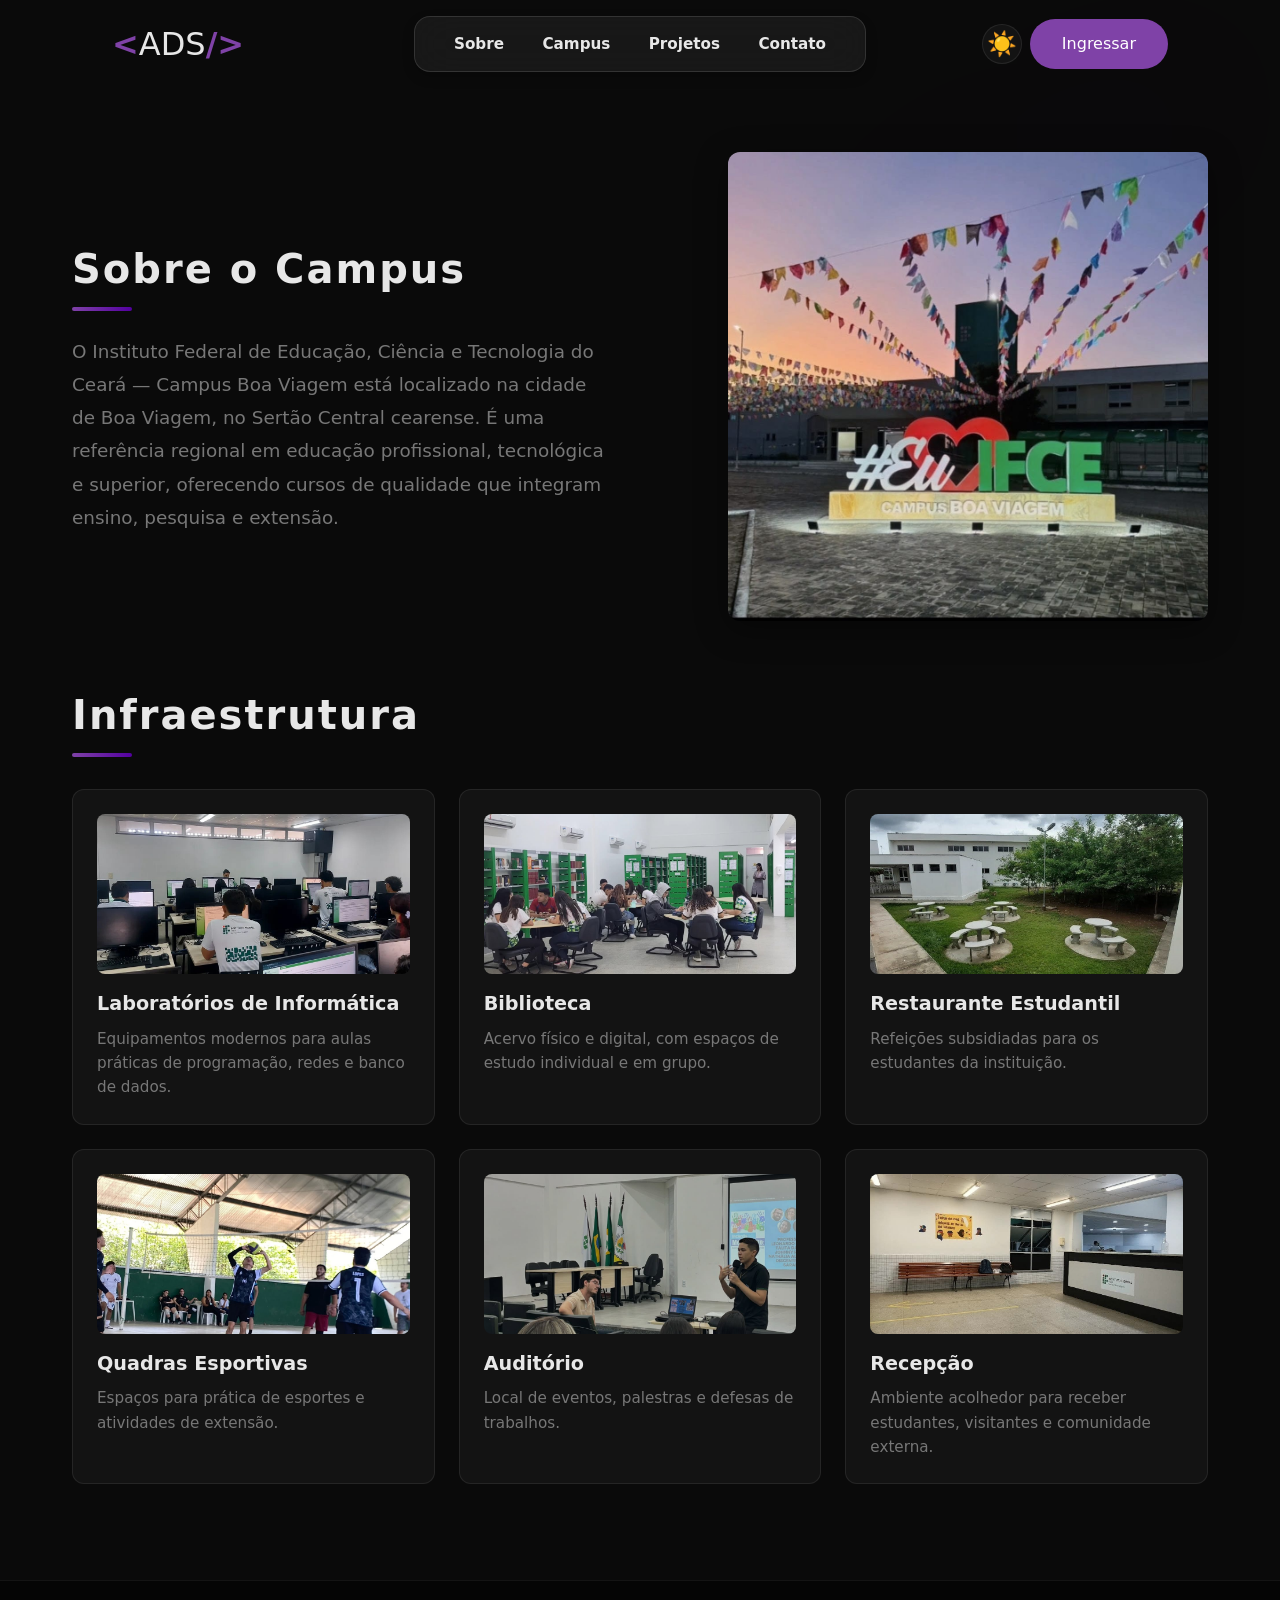
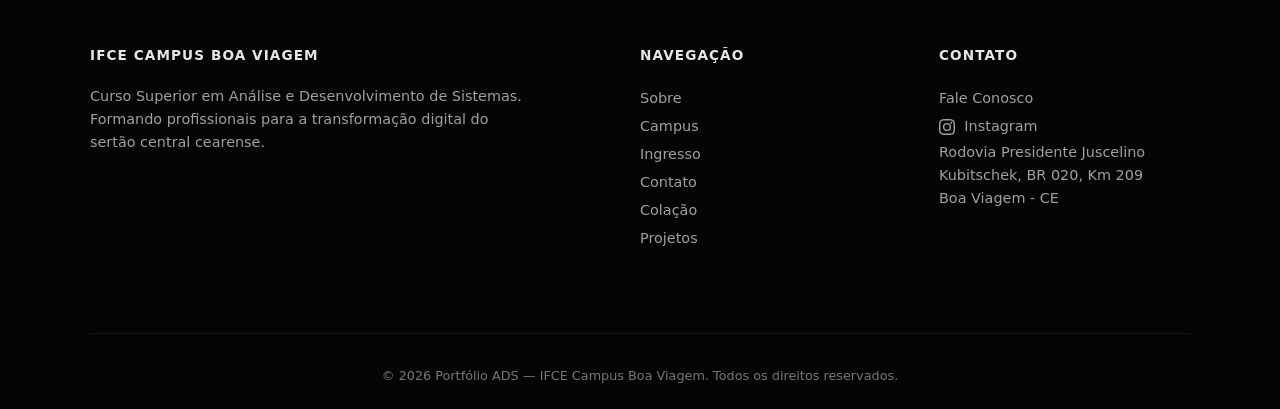
<file: campus.html>
<!doctype html>
<html lang="pt-br">
  <head>
    <meta charset="UTF-8" />
    <meta name="viewport" content="width=device-width, initial-scale=1.0" />
    <title>Campus | ADS</title>
    <link rel="stylesheet" href="styles/style.css" />
    <link rel="stylesheet" href="styles/theme.css" />
    <link rel="icon" href="img/ifce-favicon.png" />
  </head>
  <body>
    <img class="imagem-gradiente" src="gradient.png" alt="gradiente" />
    <div class="layer-blur"></div>
    <div class="cabecalho">
      <div class="topo">
        <header>
          <a href="index.html" class="link_l"><h1 class="logo"><span class="logo-bracket">&lt;</span>ADS<span class="logo-bracket">/&gt;</span></h1></a>
          <div class="menu">
            <div class="menu-header-mobile">
              <button class="menu-back" onclick="toggleMenu()">← Voltar</button>
            </div>
            <nav>
              <ul class="nav-links">
                <li class="dropdown">
                  <a href="sobre.html">Sobre</a>
                  <ul class="opcao">
                    <li><a href="colacao.html">Colação</a></li>
                  </ul>
                </li>
                <li><a href="campus.html">Campus</a></li>
                <li><a href="projetos.html">Projetos</a></li>
                <li><a href="contato.html">Contato</a></li>
              </ul>
            </nav>
          </div>
          <div class="header-actions">
            <button class="theme-toggle" onclick="toggleTheme()" aria-label="Alternar tema"><span class="icon-sun">☀️</span><span class="icon-moon">🌙</span></button>
            <a href="ingresso.html" class="btn-signin">Ingressar</a>
            <button class="hamburger" onclick="toggleMenu()">☰</button>
          </div>
        </header>
      </div>
    </div>

    <section class="campus-wrapper">
      <div class="campus-text">
        <h2>Sobre o Campus</h2>
        <p>
          O Instituto Federal de Educação, Ciência e Tecnologia do Ceará —
          Campus Boa Viagem está localizado na cidade de Boa Viagem, no Sertão
          Central cearense. É uma referência regional em educação profissional,
          tecnológica e superior, oferecendo cursos de qualidade que integram
          ensino, pesquisa e extensão.
        </p>
      </div>
      <div class="campus-image">
        <img src="img/campus.jpeg" alt="IFCE Campus Boa Viagem" />
      </div>
    </section>

    <section class="infra-section">
      <h2>Infraestrutura</h2>
      <div class="infra-grid">
        <div class="infra-item">
          <img src="img/laboratorio.jpeg" alt="Laboratório de Informática" />
          <h3>Laboratórios de Informática</h3>
          <p>Equipamentos modernos para aulas práticas de programação, redes e banco de dados.</p>
        </div>
        <div class="infra-item">
          <img src="img/biblioteca.jpg" alt="Biblioteca" />
          <h3>Biblioteca</h3>
          <p>Acervo físico e digital, com espaços de estudo individual e em grupo.</p>
        </div>
        <div class="infra-item">
          <img src="img/refeitorio.jpeg" alt="Restaurante Estudantil" />
          <h3>Restaurante Estudantil</h3>
          <p>Refeições subsidiadas para os estudantes da instituição.</p>
        </div>
        <div class="infra-item">
          <img src="img/quadraesportes.jpg" alt="Quadras Esportivas" />
          <h3>Quadras Esportivas</h3>
          <p>Espaços para prática de esportes e atividades de extensão.</p>
        </div>
        <div class="infra-item">
          <img src="img/auditorio.jpg" alt="Auditório" />
          <h3>Auditório</h3>
          <p>Local de eventos, palestras e defesas de trabalhos.</p>
        </div>
        <div class="infra-item">
          <img src="img/recepçao.jpeg" alt="Recepção do Campus" />
          <h3>Recepção</h3>
          <p>Ambiente acolhedor para receber estudantes, visitantes e comunidade externa.</p>
        </div>
      </div>
    </section>

    <footer>
      <div class="container">
        <div>
          <h4>IFCE Campus Boa Viagem</h4>
          <p>
            Curso Superior em Análise e Desenvolvimento de Sistemas. Formando
            profissionais para a transformação digital do sertão central
            cearense.
          </p>
        </div>
        <div>
          <h4>Navegação</h4>
          <a href="sobre.html">Sobre</a>
          <a href="campus.html">Campus</a>
          <a href="ingresso.html">Ingresso</a>
          <a href="contato.html">Contato</a>
          <a href="colacao.html">Colação</a>
          <a href="projetos.html">Projetos</a>
        </div>
        <div>
          <h4>Contato</h4>
          <a href="contato.html">Fale Conosco</a>
          <a href="https://www.instagram.com/ifceboaviagemoficial/" target="_blank" rel="noopener"><svg xmlns="http://www.w3.org/2000/svg" width="16" height="16" fill="currentColor" viewBox="0 0 16 16"><path d="M8 0C5.829 0 5.556.01 4.703.048 3.85.088 3.269.222 2.76.42a3.9 3.9 0 0 0-1.417.923A3.9 3.9 0 0 0 .42 2.76C.222 3.268.087 3.85.048 4.7.01 5.555 0 5.827 0 8.001c0 2.172.01 2.444.048 3.297.04.852.174 1.433.372 1.942.205.526.478.972.923 1.417.444.445.89.719 1.416.923.51.198 1.09.333 1.942.372C5.555 15.99 5.827 16 8 16s2.444-.01 3.298-.048c.851-.04 1.434-.174 1.943-.372a3.9 3.9 0 0 0 1.416-.923c.445-.445.718-.891.923-1.417.197-.509.332-1.09.372-1.942C15.99 10.445 16 10.173 16 8s-.01-2.445-.048-3.299c-.04-.851-.175-1.433-.372-1.941a3.9 3.9 0 0 0-.923-1.417A3.9 3.9 0 0 0 13.24.42c-.51-.198-1.092-.333-1.943-.372C10.443.01 10.172 0 7.998 0zm-.717 1.442h.718c2.136 0 2.389.007 3.232.046.78.035 1.204.166 1.486.275.373.145.64.319.92.599s.453.546.598.92c.11.281.24.705.275 1.485.039.843.047 1.096.047 3.231s-.008 2.389-.047 3.232c-.035.78-.166 1.203-.275 1.485a2.5 2.5 0 0 1-.599.919c-.28.28-.546.453-.92.598-.28.11-.704.24-1.485.276-.843.038-1.096.047-3.232.047s-2.39-.009-3.233-.047c-.78-.036-1.203-.166-1.485-.276a2.5 2.5 0 0 1-.92-.598 2.5 2.5 0 0 1-.6-.92c-.109-.281-.24-.705-.275-1.485-.038-.843-.046-1.096-.046-3.233s.008-2.388.046-3.231c.036-.78.166-1.204.276-1.486.145-.373.319-.64.599-.92s.546-.453.92-.598c.282-.11.705-.24 1.485-.276.738-.034 1.024-.044 2.515-.045zm4.988 1.328a.96.96 0 1 0 0 1.92.96.96 0 0 0 0-1.92m-4.27 1.122a4.109 4.109 0 1 0 0 8.217 4.109 4.109 0 0 0 0-8.217m0 1.441a2.667 2.667 0 1 1 0 5.334 2.667 2.667 0 0 1 0-5.334"/></svg> Instagram</a>
          <p>
            Rodovia Presidente Juscelino Kubitschek, BR 020, Km 209<br />Boa
            Viagem - CE
          </p>
        </div>
        <div class="copy">
          © 2026 Portfólio ADS — IFCE Campus Boa Viagem. Todos os direitos
          reservados.
        </div>
      </div>
    </footer>

    <script>
      function toggleMenu() {
        const menu = document.querySelector('.menu');
        const hamburger = document.querySelector('.hamburger');
        const isOpen = menu.classList.toggle('active');
        hamburger.textContent = isOpen ? '✕' : '☰';
        document.body.style.overflow = isOpen ? 'hidden' : '';
      }

      document.querySelectorAll('.dropdown > a, .dropdown-2 > a').forEach(link => {
        link.addEventListener('click', function(e) {
          if (window.innerWidth <= 768) {
            e.preventDefault();
            this.parentElement.classList.toggle('open');
          }
        });
      });

      document.querySelectorAll('.nav-links a:not(.dropdown > a, .dropdown-2 > a)').forEach(link => {
        link.addEventListener('click', function() {
          if (window.innerWidth <= 768) {
            const menu = document.querySelector('.menu');
            menu.classList.remove('active');
            document.querySelector('.hamburger').textContent = '☰';
            document.body.style.overflow = '';
          }
        });
      });
      function toggleTheme() {
        const html = document.documentElement;
        const theme = html.getAttribute('data-theme') === 'light' ? 'dark' : 'light';
        html.setAttribute('data-theme', theme);
        localStorage.setItem('theme', theme);
      }
      const savedTheme = localStorage.getItem('theme');
      if (savedTheme) document.documentElement.setAttribute('data-theme', savedTheme);
    </script>
  </body>
</html>
</file>
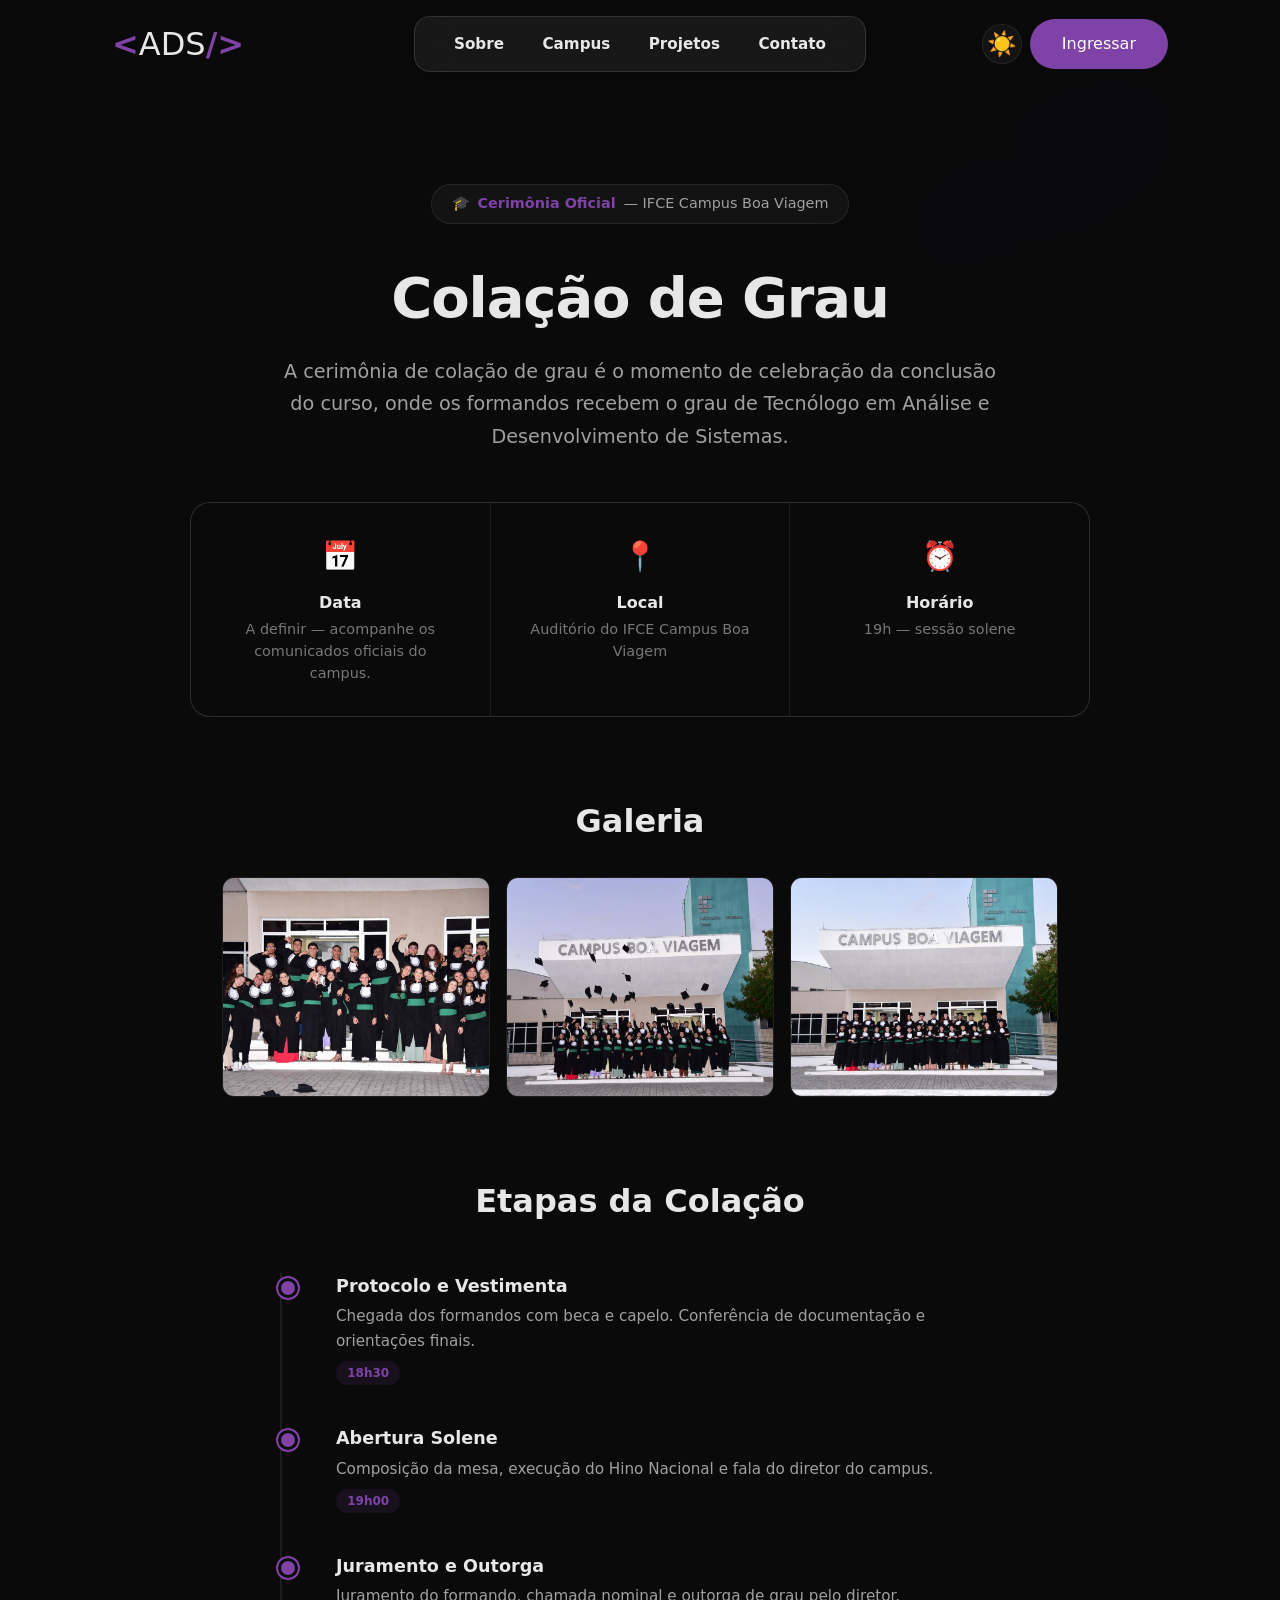
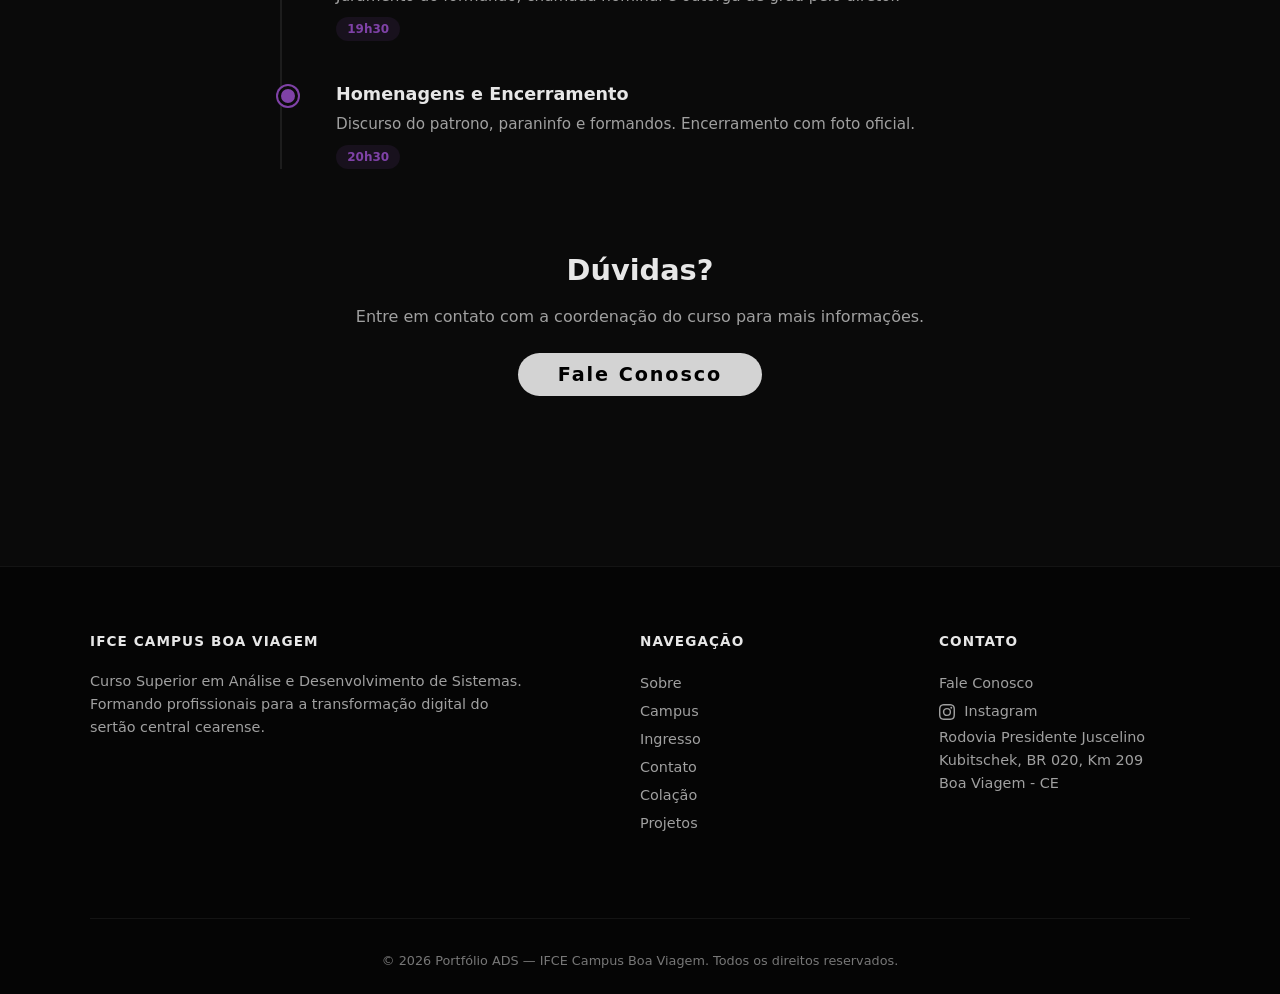
<file: colacao.html>
<!DOCTYPE html>
<html lang="pt-br">
<head>
    <meta charset="UTF-8">
    <meta name="viewport" content="width=device-width, initial-scale=1.0">
    <link rel="stylesheet" href="styles/style.css">
    <link rel="stylesheet" href="styles/theme.css">
    <link rel="icon" href="img/ifce-favicon.png">
    <title>Colação de Grau | ADS</title>
    <style>
      .colacao-hero {
        text-align: center;
        padding: 6rem 2rem 3rem;
        max-width: 800px;
        margin: 0 auto;
      }

      .colacao-hero h1 {
        font-size: 3.5rem;
        font-weight: 700;
        letter-spacing: -0.02em;
        margin-bottom: 1rem;
        color: var(--text);
      }

      .colacao-hero p {
        font-size: 1.2rem;
        color: var(--text-secondary);
        line-height: 1.7;
      }

      .selo {
        display: inline-flex;
        align-items: center;
        gap: 0.5rem;
        background: var(--bg-card);
        border: 1px solid var(--border);
        padding: 0.5rem 1.2rem;
        border-radius: 50px;
        font-size: 0.9rem;
        color: var(--text-secondary);
        margin-bottom: 2rem;
      }

      .selo span {
        color: var(--accent);
        font-weight: 600;
      }

      .info-grid {
        display: grid;
        grid-template-columns: repeat(3, 1fr);
        gap: 1px;
        max-width: 900px;
        margin: 0 auto 5rem;
        border-radius: 20px;
        overflow: hidden;
        border: 1px solid var(--border);
        background: var(--border);
      }

      .info-item {
        background: var(--bg);
        padding: 2rem;
        text-align: center;
      }

      .info-item .icon {
        font-size: 1.8rem;
        margin-bottom: 0.8rem;
        display: block;
      }

      .info-item h3 {
        font-size: 1rem;
        font-weight: 600;
        color: var(--text);
        margin-bottom: 0.3rem;
      }

      .info-item p {
        font-size: 0.9rem;
        color: var(--text-muted);
        margin: 0;
      }

      .timeline-section {
        max-width: 800px;
        margin: 0 auto 5rem;
        padding: 0 2rem;
      }

      .timeline-section h2 {
        text-align: center;
        font-size: 2rem;
        font-weight: 600;
        color: var(--text);
        margin-bottom: 3rem;
      }

      .timeline {
        position: relative;
        padding-left: 2rem;
      }

      .timeline::before {
        content: '';
        position: absolute;
        left: 0.5rem;
        top: 0;
        bottom: 0;
        width: 2px;
        background: var(--border);
      }

      .timeline-item {
        position: relative;
        padding: 0 0 2.5rem 2rem;
      }

      .timeline-item:last-child {
        padding-bottom: 0;
      }

      .timeline-item::before {
        content: '';
        position: absolute;
        left: -1.6rem;
        top: 0.3rem;
        width: 14px;
        height: 14px;
        border-radius: 50%;
        background: var(--accent);
        border: 3px solid var(--bg);
        box-shadow: 0 0 0 2px var(--accent);
      }

      .timeline-item h3 {
        font-size: 1.1rem;
        font-weight: 600;
        color: var(--text);
        margin-bottom: 0.3rem;
      }

      .timeline-item p {
        font-size: 0.95rem;
        color: var(--text-secondary);
        line-height: 1.6;
        margin: 0;
      }

      .timeline-item .badge {
        display: inline-block;
        font-size: 0.75rem;
        font-weight: 600;
        color: var(--accent);
        background: color-mix(in srgb, var(--accent) 12%, transparent);
        padding: 0.2rem 0.7rem;
        border-radius: 50px;
        margin-top: 0.5rem;
      }

      .cta-section {
        text-align: center;
        padding: 0 2rem 5rem;
      }

      .cta-section h2 {
        font-size: 1.8rem;
        font-weight: 600;
        color: var(--text);
        margin-bottom: 0.8rem;
      }

      .cta-section p {
        color: var(--text-secondary);
        margin-bottom: 2rem;
      }

      .galeria {
        max-width: 900px;
        margin: 0 auto 5rem;
        padding: 0 2rem;
      }

      .galeria h2 {
        text-align: center;
        font-size: 2rem;
        font-weight: 600;
        color: var(--text);
        margin-bottom: 2rem;
      }

      .galeria-grid {
        display: grid;
        grid-template-columns: repeat(3, 1fr);
        gap: 1rem;
      }

      .galeria-grid img {
        width: 100%;
        height: 220px;
        object-fit: cover;
        border-radius: 12px;
        border: 1px solid var(--border);
        transition: transform 0.3s ease;
      }

      .galeria-grid img:hover {
        transform: scale(1.03);
      }

      @media (max-width: 768px) {
        .galeria-grid {
          grid-template-columns: 1fr;
        }
        .galeria-grid img {
          height: 200px;
        }
      }

      @media (max-width: 768px) {
        .colacao-hero h1 { font-size: 2.5rem; }
        .info-grid { grid-template-columns: 1fr; }
        .timeline { padding-left: 1.5rem; }
        .timeline-item { padding-left: 1.5rem; }
        .timeline-item::before { left: -1.1rem; }
      }
    </style>
</head>
<body>
    <img class="imagem-gradiente" src="gradient.png" alt="gradiente" />
    <div class="layer-blur"></div>
    <div class="cabecalho">
      <div class="topo">
        <header>
          <a href="index.html" class="link_l"><h1 class="logo"><span class="logo-bracket">&lt;</span>ADS<span class="logo-bracket">/&gt;</span></h1></a>
          <div class="menu">
            <div class="menu-header-mobile">
              <button class="menu-back" onclick="toggleMenu()">← Voltar</button>
            </div>
            <nav>
              <ul class="nav-links">
                <li class="dropdown">
                  <a href="sobre.html">Sobre</a>
                  <ul class="opcao">
                    <li><a href="colacao.html">Colação</a></li>
                  </ul>
                </li>
                <li><a href="campus.html">Campus</a></li>
                <li><a href="projetos.html">Projetos</a></li>
                <li><a href="contato.html">Contato</a></li>
              </ul>
            </nav>
          </div>
          <div class="header-actions">
            <button class="theme-toggle" onclick="toggleTheme()" aria-label="Alternar tema"><span class="icon-sun">☀️</span><span class="icon-moon">🌙</span></button>
            <a href="ingresso.html" class="btn-signin">Ingressar</a>
            <button class="hamburger" onclick="toggleMenu()">☰</button>
          </div>
        </header>
      </div>
    </div>

    <main>
      <div class="colacao-hero">
        <div class="selo">🎓 <span>Cerimônia Oficial</span> — IFCE Campus Boa Viagem</div>
        <h1>Colação de Grau</h1>
        <p>
          A cerimônia de colação de grau é o momento de celebração da conclusão do curso,
          onde os formandos recebem o grau de Tecnólogo em Análise e Desenvolvimento de Sistemas.
        </p>
      </div>

      <div class="info-grid">
        <div class="info-item">
          <span class="icon">📅</span>
          <h3>Data</h3>
          <p>A definir — acompanhe os comunicados oficiais do campus.</p>
        </div>
        <div class="info-item">
          <span class="icon">📍</span>
          <h3>Local</h3>
          <p>Auditório do IFCE Campus Boa Viagem</p>
        </div>
        <div class="info-item">
          <span class="icon">⏰</span>
          <h3>Horário</h3>
          <p>19h — sessão solene</p>
        </div>
      </div>

      <div class="galeria">
        <h2>Galeria</h2>
        <div class="galeria-grid">
          <img src="img/colacao1.jpg" alt="Colação de Grau 1" loading="lazy">
          <img src="img/colacao2.jpg" alt="Colação de Grau 2" loading="lazy">
          <img src="img/colacao3.jpg" alt="Colação de Grau 3" loading="lazy">
        </div>
      </div>

      <div class="timeline-section">
        <h2>Etapas da Colação</h2>
        <div class="timeline">
          <div class="timeline-item">
            <h3>Protocolo e Vestimenta</h3>
            <p>Chegada dos formandos com beca e capelo. Conferência de documentação e orientações finais.</p>
            <span class="badge">18h30</span>
          </div>
          <div class="timeline-item">
            <h3>Abertura Solene</h3>
            <p>Composição da mesa, execução do Hino Nacional e fala do diretor do campus.</p>
            <span class="badge">19h00</span>
          </div>
          <div class="timeline-item">
            <h3>Juramento e Outorga</h3>
            <p>Juramento do formando, chamada nominal e outorga de grau pelo diretor.</p>
            <span class="badge">19h30</span>
          </div>
          <div class="timeline-item">
            <h3>Homenagens e Encerramento</h3>
            <p>Discurso do patrono, paraninfo e formandos. Encerramento com foto oficial.</p>
            <span class="badge">20h30</span>
          </div>
        </div>
      </div>

      <div class="cta-section">
        <h2>Dúvidas?</h2>
        <p>Entre em contato com a coordenação do curso para mais informações.</p>
        <a href="contato.html" class="btn-signing-main">Fale Conosco</a>
      </div>
    </main>

    <footer>
      <div class="container">
        <div>
          <h4>IFCE Campus Boa Viagem</h4>
          <p>
            Curso Superior em Análise e Desenvolvimento de Sistemas. Formando
            profissionais para a transformação digital do sertão central
            cearense.
          </p>
        </div>
        <div>
          <h4>Navegação</h4>
          <a href="sobre.html">Sobre</a>
          <a href="campus.html">Campus</a>
          <a href="ingresso.html">Ingresso</a>
          <a href="contato.html">Contato</a>
          <a href="colacao.html">Colação</a>
          <a href="projetos.html">Projetos</a>
        </div>
        <div>
          <h4>Contato</h4>
          <a href="contato.html">Fale Conosco</a>
          <a href="https://www.instagram.com/ifceboaviagemoficial/" target="_blank" rel="noopener"><svg xmlns="http://www.w3.org/2000/svg" width="16" height="16" fill="currentColor" viewBox="0 0 16 16"><path d="M8 0C5.829 0 5.556.01 4.703.048 3.85.088 3.269.222 2.76.42a3.9 3.9 0 0 0-1.417.923A3.9 3.9 0 0 0 .42 2.76C.222 3.268.087 3.85.048 4.7.01 5.555 0 5.827 0 8.001c0 2.172.01 2.444.048 3.297.04.852.174 1.433.372 1.942.205.526.478.972.923 1.417.444.445.89.719 1.416.923.51.198 1.09.333 1.942.372C5.555 15.99 5.827 16 8 16s2.444-.01 3.298-.048c.851-.04 1.434-.174 1.943-.372a3.9 3.9 0 0 0 1.416-.923c.445-.445.718-.891.923-1.417.197-.509.332-1.09.372-1.942C15.99 10.445 16 10.173 16 8s-.01-2.445-.048-3.299c-.04-.851-.175-1.433-.372-1.941a3.9 3.9 0 0 0-.923-1.417A3.9 3.9 0 0 0 13.24.42c-.51-.198-1.092-.333-1.943-.372C10.443.01 10.172 0 7.998 0zm-.717 1.442h.718c2.136 0 2.389.007 3.232.046.78.035 1.204.166 1.486.275.373.145.64.319.92.599s.453.546.598.92c.11.281.24.705.275 1.485.039.843.047 1.096.047 3.231s-.008 2.389-.047 3.232c-.035.78-.166 1.203-.275 1.485a2.5 2.5 0 0 1-.599.919c-.28.28-.546.453-.92.598-.28.11-.704.24-1.485.276-.843.038-1.096.047-3.232.047s-2.39-.009-3.233-.047c-.78-.036-1.203-.166-1.485-.276a2.5 2.5 0 0 1-.92-.598 2.5 2.5 0 0 1-.6-.92c-.109-.281-.24-.705-.275-1.485-.038-.843-.046-1.096-.046-3.233s.008-2.388.046-3.231c.036-.78.166-1.204.276-1.486.145-.373.319-.64.599-.92s.546-.453.92-.598c.282-.11.705-.24 1.485-.276.738-.034 1.024-.044 2.515-.045zm4.988 1.328a.96.96 0 1 0 0 1.92.96.96 0 0 0 0-1.92m-4.27 1.122a4.109 4.109 0 1 0 0 8.217 4.109 4.109 0 0 0 0-8.217m0 1.441a2.667 2.667 0 1 1 0 5.334 2.667 2.667 0 0 1 0-5.334"/></svg> Instagram</a>
          <p>
            Rodovia Presidente Juscelino Kubitschek, BR 020, Km 209<br />Boa
            Viagem - CE
          </p>
        </div>
        <div class="copy">
          © 2026 Portfólio ADS — IFCE Campus Boa Viagem. Todos os direitos
          reservados.
        </div>
      </div>
    </footer>

    <script>
      function toggleMenu() {
        const menu = document.querySelector('.menu');
        const hamburger = document.querySelector('.hamburger');
        const isOpen = menu.classList.toggle('active');
        hamburger.textContent = isOpen ? '✕' : '☰';
        document.body.style.overflow = isOpen ? 'hidden' : '';
      }

      document.querySelectorAll('.dropdown > a, .dropdown-2 > a').forEach(link => {
        link.addEventListener('click', function(e) {
          if (window.innerWidth <= 768) {
            e.preventDefault();
            this.parentElement.classList.toggle('open');
          }
        });
      });

      document.querySelectorAll('.nav-links a:not(.dropdown > a, .dropdown-2 > a)').forEach(link => {
        link.addEventListener('click', function() {
          if (window.innerWidth <= 768) {
            const menu = document.querySelector('.menu');
            menu.classList.remove('active');
            document.querySelector('.hamburger').textContent = '☰';
            document.body.style.overflow = '';
          }
        });
      });
      function toggleTheme() {
        const html = document.documentElement;
        const theme = html.getAttribute('data-theme') === 'light' ? 'dark' : 'light';
        html.setAttribute('data-theme', theme);
        localStorage.setItem('theme', theme);
      }
      const savedTheme = localStorage.getItem('theme');
      if (savedTheme) document.documentElement.setAttribute('data-theme', savedTheme);
    </script>
</body>
</html>
</file>
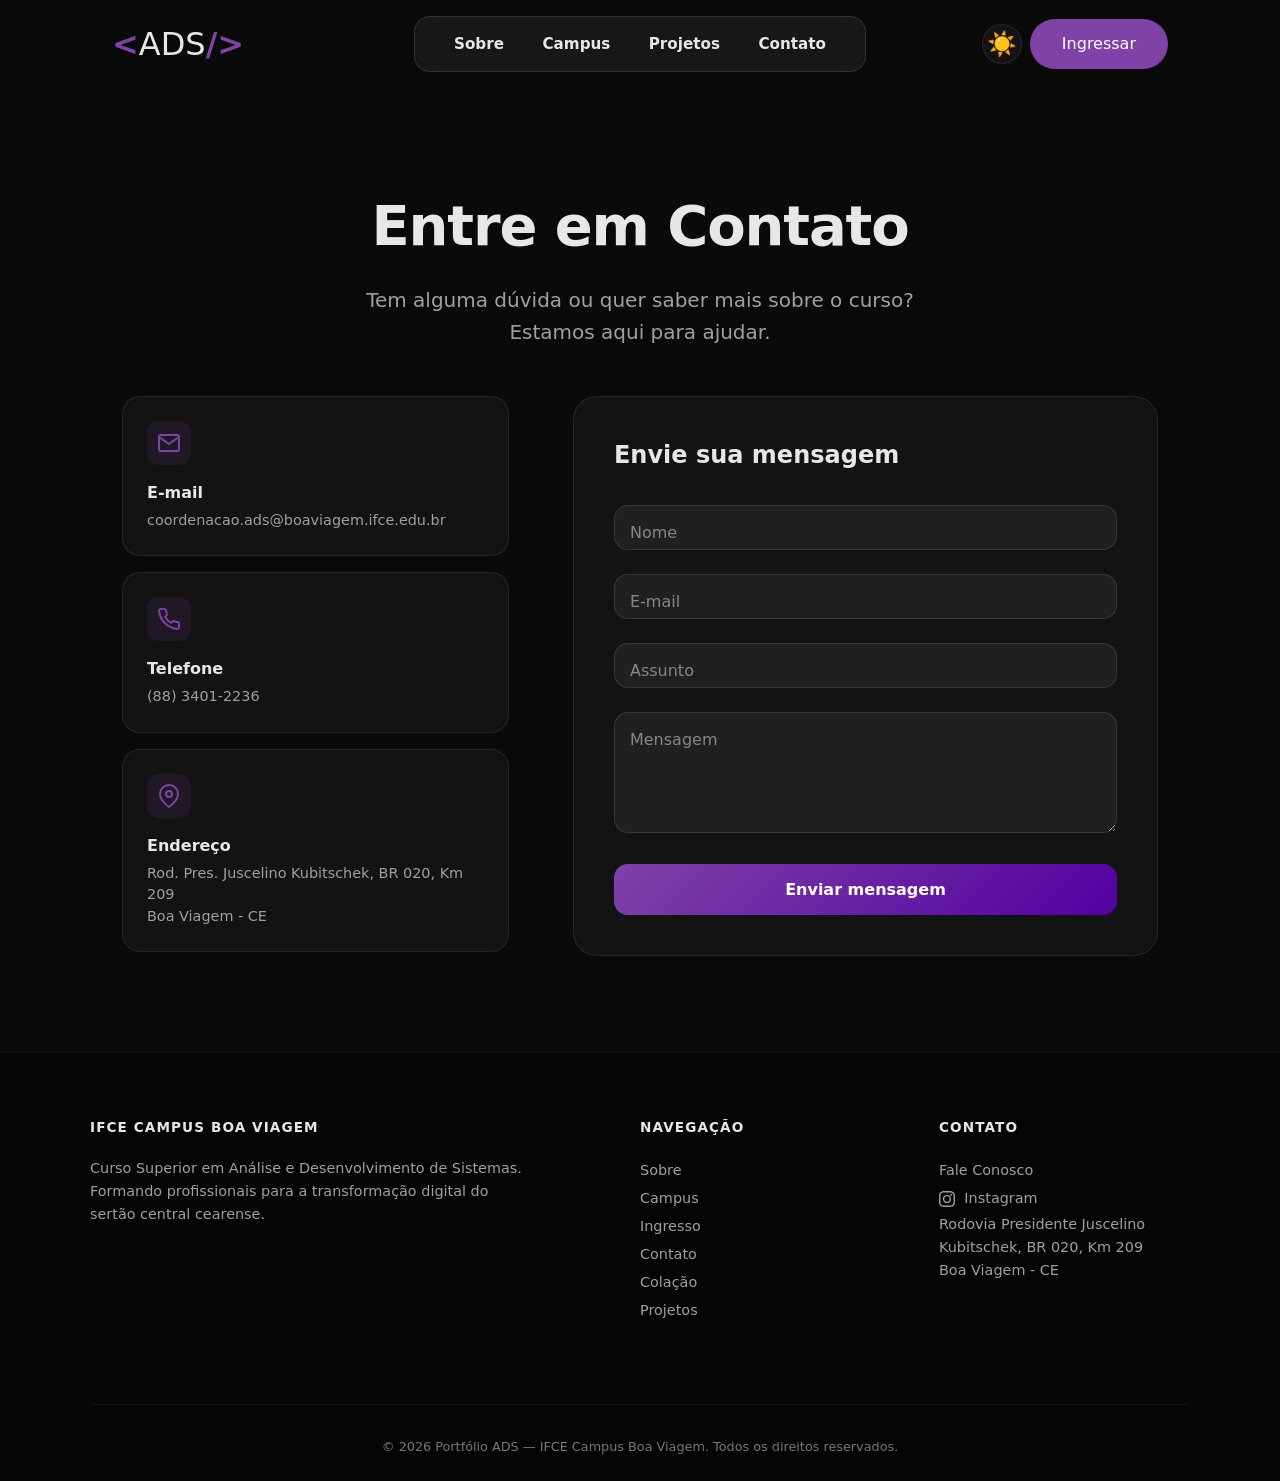
<file: contato.html>
<!doctype html>
<html lang="pt-br">
  <head>
    <meta charset="UTF-8" />
    <meta name="viewport" content="width=device-width, initial-scale=1.0" />
    <title>Contato | ADS</title>
    <link rel="stylesheet" href="styles/style.css" />
    <link rel="stylesheet" href="styles/theme.css" />
    <link rel="icon" href="img/ifce-favicon.png" />
  </head>
  <body>
    <img class="imagem-gradiente" src="gradient.png" alt="gradiente" />
    <div class="layer-blur"></div>
    <div class="cabecalho">
      <div class="topo">
        <header>
          <a href="index.html" class="link_l"><h1 class="logo"><span class="logo-bracket">&lt;</span>ADS<span class="logo-bracket">/&gt;</span></h1></a>
          <div class="menu">
            <div class="menu-header-mobile">
              <button class="menu-back" onclick="toggleMenu()">← Voltar</button>
            </div>
            <nav>
              <ul class="nav-links">
                <li class="dropdown">
                  <a href="sobre.html">Sobre</a>
                  <ul class="opcao">
                    <li><a href="colacao.html">Colação</a></li>
                  </ul>
                </li>
                <li><a href="campus.html">Campus</a></li>
                <li><a href="projetos.html">Projetos</a></li>
                <li><a href="contato.html">Contato</a></li>
              </ul>
            </nav>
          </div>
          <div class="header-actions">
            <button class="theme-toggle" onclick="toggleTheme()" aria-label="Alternar tema"><span class="icon-sun">☀️</span><span class="icon-moon">🌙</span></button>
            <a href="ingresso.html" class="btn-signin">Ingressar</a>
            <button class="hamburger" onclick="toggleMenu()">☰</button>
          </div>
        </header>
      </div>
    </div>

    <section class="contato-hero">
      <h1>Entre em Contato</h1>
      <p>
        Tem alguma dúvida ou quer saber mais sobre o curso? Estamos aqui para
        ajudar.
      </p>
    </section>

    <section class="contato-grid">
      <div class="contato-info">
        <div class="contato-card">
          <div class="contato-icon">
            <svg
              width="24"
              height="24"
              viewBox="0 0 24 24"
              fill="none"
              stroke="#7f42a7"
              stroke-width="2"
              stroke-linecap="round"
              stroke-linejoin="round"
            >
              <path
                d="M4 4h16c1.1 0 2 .9 2 2v12c0 1.1-.9 2-2 2H4c-1.1 0-2-.9-2-2V6c0-1.1.9-2 2-2z"
              />
              <polyline points="22,6 12,13 2,6" />
            </svg>
          </div>
          <h3>E-mail</h3>
          <p>coordenacao.ads@boaviagem.ifce.edu.br</p>
        </div>
        <div class="contato-card">
          <div class="contato-icon">
            <svg
              width="24"
              height="24"
              viewBox="0 0 24 24"
              fill="none"
              stroke="#7f42a7"
              stroke-width="2"
              stroke-linecap="round"
              stroke-linejoin="round"
            >
              <path
                d="M22 16.92v3a2 2 0 0 1-2.18 2 19.79 19.79 0 0 1-8.63-3.07 19.5 19.5 0 0 1-6-6 19.79 19.79 0 0 1-3.07-8.67A2 2 0 0 1 4.11 2h3a2 2 0 0 1 2 1.72 12.84 12.84 0 0 0 .7 2.81 2 2 0 0 1-.45 2.11L8.09 9.91a16 16 0 0 0 6 6l1.27-1.27a2 2 0 0 1 2.11-.45 12.84 12.84 0 0 0 2.81.7A2 2 0 0 1 22 16.92z"
              />
            </svg>
          </div>
          <h3>Telefone</h3>
          <p>(88) 3401-2236</p>
        </div>
          <a href="https://www.google.com/maps/place/Instituto+Federal+de+Educa%C3%A7%C3%A3o,+Ci%C3%AAncia+e+Tecnologia+do+Cear%C3%A1+%7C+Campus+Boa+Viagem/@-5.0830875,-39.7093371,17z/data=!3m1!4b1!4m6!3m5!1s0x7bde893a7028ce9:0x1deba2f9a7f5a23b!8m2!3d-5.0830928!4d-39.7067622!16s%2Fg%2F11cm3v_c7f?entry=ttu&g_ep=EgoyMDI2MDYyMi4wIKXMDSoASAFQAw%3D%3D" target="_blank" class="contato-card contato-card-link">
            <div class="contato-icon">
              <svg
                width="24"
                height="24"
                viewBox="0 0 24 24"
                fill="none"
                stroke="#7f42a7"
                stroke-width="2"
                stroke-linecap="round"
                stroke-linejoin="round"
              >
                <path d="M21 10c0 7-9 13-9 13s-9-6-9-13a9 9 0 0 1 18 0z" />
                <circle cx="12" cy="10" r="3" />
              </svg>
            </div>
            <h3>Endereço</h3>
            <p>
              Rod. Pres. Juscelino Kubitschek, BR 020, Km 209<br />Boa Viagem - CE
            </p>
          </a>
      </div>

      <form class="contato-form">
        <h2>Envie sua mensagem</h2>
        <div class="form-group">
          <input
            type="text"
            id="nome"
            placeholder=" "
            minlenght="3"
            maxleght="20"
            required
          />
          <label for="nome">Nome</label>
        </div>
        <div class="form-group">
          <input
            type="email"
            id="email"
            placeholder=" "
            minlenght="3"
            maxleght="20"
            required
          />
          <label for="email">E-mail</label>
        </div>
        <div class="form-group">
          <input
            type="text"
            id="assunto"
            placeholder=" "
            minlenght="3"
            maxleght="20"
            required
          />
          <label for="assunto">Assunto</label>
        </div>
        <div class="form-group">
          <textarea
            id="mensagem"
            rows="5"
            placeholder=" "
            minlenght="10"
            maxleght="300"
            required
          ></textarea>
          <label for="mensagem">Mensagem</label>
        </div>
        <button type="submit" class="btn-contato">Enviar mensagem</button>
      </form>
    </section>

    <style>
      .contato-card-link {
        display: block;
        text-decoration: none;
        color: inherit;
        cursor: pointer;
        transition: transform 0.3s ease, border-color 0.3s ease;
      }

      .contato-card-link:hover {
        transform: translateY(-2px);
        border-color: var(--accent);
      }
    </style>

    <footer>
      <div class="container">
        <div>
          <h4>IFCE Campus Boa Viagem</h4>
          <p>
            Curso Superior em Análise e Desenvolvimento de Sistemas. Formando
            profissionais para a transformação digital do sertão central
            cearense.
          </p>
        </div>
        <div>
          <h4>Navegação</h4>
          <a href="sobre.html">Sobre</a>
          <a href="campus.html">Campus</a>
          <a href="ingresso.html">Ingresso</a>
          <a href="contato.html">Contato</a>
          <a href="colacao.html">Colação</a>
          <a href="projetos.html">Projetos</a>
        </div>
        <div>
          <h4>Contato</h4>
          <a href="contato.html">Fale Conosco</a>
          <a href="https://www.instagram.com/ifceboaviagemoficial/" target="_blank" rel="noopener"><svg xmlns="http://www.w3.org/2000/svg" width="16" height="16" fill="currentColor" viewBox="0 0 16 16"><path d="M8 0C5.829 0 5.556.01 4.703.048 3.85.088 3.269.222 2.76.42a3.9 3.9 0 0 0-1.417.923A3.9 3.9 0 0 0 .42 2.76C.222 3.268.087 3.85.048 4.7.01 5.555 0 5.827 0 8.001c0 2.172.01 2.444.048 3.297.04.852.174 1.433.372 1.942.205.526.478.972.923 1.417.444.445.89.719 1.416.923.51.198 1.09.333 1.942.372C5.555 15.99 5.827 16 8 16s2.444-.01 3.298-.048c.851-.04 1.434-.174 1.943-.372a3.9 3.9 0 0 0 1.416-.923c.445-.445.718-.891.923-1.417.197-.509.332-1.09.372-1.942C15.99 10.445 16 10.173 16 8s-.01-2.445-.048-3.299c-.04-.851-.175-1.433-.372-1.941a3.9 3.9 0 0 0-.923-1.417A3.9 3.9 0 0 0 13.24.42c-.51-.198-1.092-.333-1.943-.372C10.443.01 10.172 0 7.998 0zm-.717 1.442h.718c2.136 0 2.389.007 3.232.046.78.035 1.204.166 1.486.275.373.145.64.319.92.599s.453.546.598.92c.11.281.24.705.275 1.485.039.843.047 1.096.047 3.231s-.008 2.389-.047 3.232c-.035.78-.166 1.203-.275 1.485a2.5 2.5 0 0 1-.599.919c-.28.28-.546.453-.92.598-.28.11-.704.24-1.485.276-.843.038-1.096.047-3.232.047s-2.39-.009-3.233-.047c-.78-.036-1.203-.166-1.485-.276a2.5 2.5 0 0 1-.92-.598 2.5 2.5 0 0 1-.6-.92c-.109-.281-.24-.705-.275-1.485-.038-.843-.046-1.096-.046-3.233s.008-2.388.046-3.231c.036-.78.166-1.204.276-1.486.145-.373.319-.64.599-.92s.546-.453.92-.598c.282-.11.705-.24 1.485-.276.738-.034 1.024-.044 2.515-.045zm4.988 1.328a.96.96 0 1 0 0 1.92.96.96 0 0 0 0-1.92m-4.27 1.122a4.109 4.109 0 1 0 0 8.217 4.109 4.109 0 0 0 0-8.217m0 1.441a2.667 2.667 0 1 1 0 5.334 2.667 2.667 0 0 1 0-5.334"/></svg> Instagram</a>
          <p>
            Rodovia Presidente Juscelino Kubitschek, BR 020, Km 209<br />Boa
            Viagem - CE
          </p>
        </div>
        <div class="copy">
          © 2026 Portfólio ADS — IFCE Campus Boa Viagem. Todos os direitos
          reservados.
        </div>
      </div>
    </footer>

    <script>
      function toggleMenu() {
        const menu = document.querySelector('.menu');
        const hamburger = document.querySelector('.hamburger');
        const isOpen = menu.classList.toggle('active');
        hamburger.textContent = isOpen ? '✕' : '☰';
        document.body.style.overflow = isOpen ? 'hidden' : '';
      }

      document.querySelectorAll('.dropdown > a, .dropdown-2 > a').forEach(link => {
        link.addEventListener('click', function(e) {
          if (window.innerWidth <= 768) {
            e.preventDefault();
            this.parentElement.classList.toggle('open');
          }
        });
      });

      document.querySelectorAll('.nav-links a:not(.dropdown > a, .dropdown-2 > a)').forEach(link => {
        link.addEventListener('click', function() {
          if (window.innerWidth <= 768) {
            const menu = document.querySelector('.menu');
            menu.classList.remove('active');
            document.querySelector('.hamburger').textContent = '☰';
            document.body.style.overflow = '';
          }
        });
      });
      function toggleTheme() {
        const html = document.documentElement;
        const theme = html.getAttribute('data-theme') === 'light' ? 'dark' : 'light';
        html.setAttribute('data-theme', theme);
        localStorage.setItem('theme', theme);
      }
      const savedTheme = localStorage.getItem('theme');
      if (savedTheme) document.documentElement.setAttribute('data-theme', savedTheme);
      function verificarGmail() {
        const email = document.getElementById("email").value.trim();
        const mensagem = document.getElementById("mensagem");

        // Regex para validar formato e domínio Gmail
        const regex = /^[a-zA-Z0-9._%+-]+@gmail.com$/;

        if (regex.test(email)) {
          mensagem.textContent = "E-mail válido!";
          mensagem.className = "sucesso";
        } else {
          mensagem.textContent =
            "Por favor, insira um Gmail válido (ex: usuario@gmail.com).";
          mensagem.className = "erro";
        }
      }
    </script>
  </body>
</html>
</file>
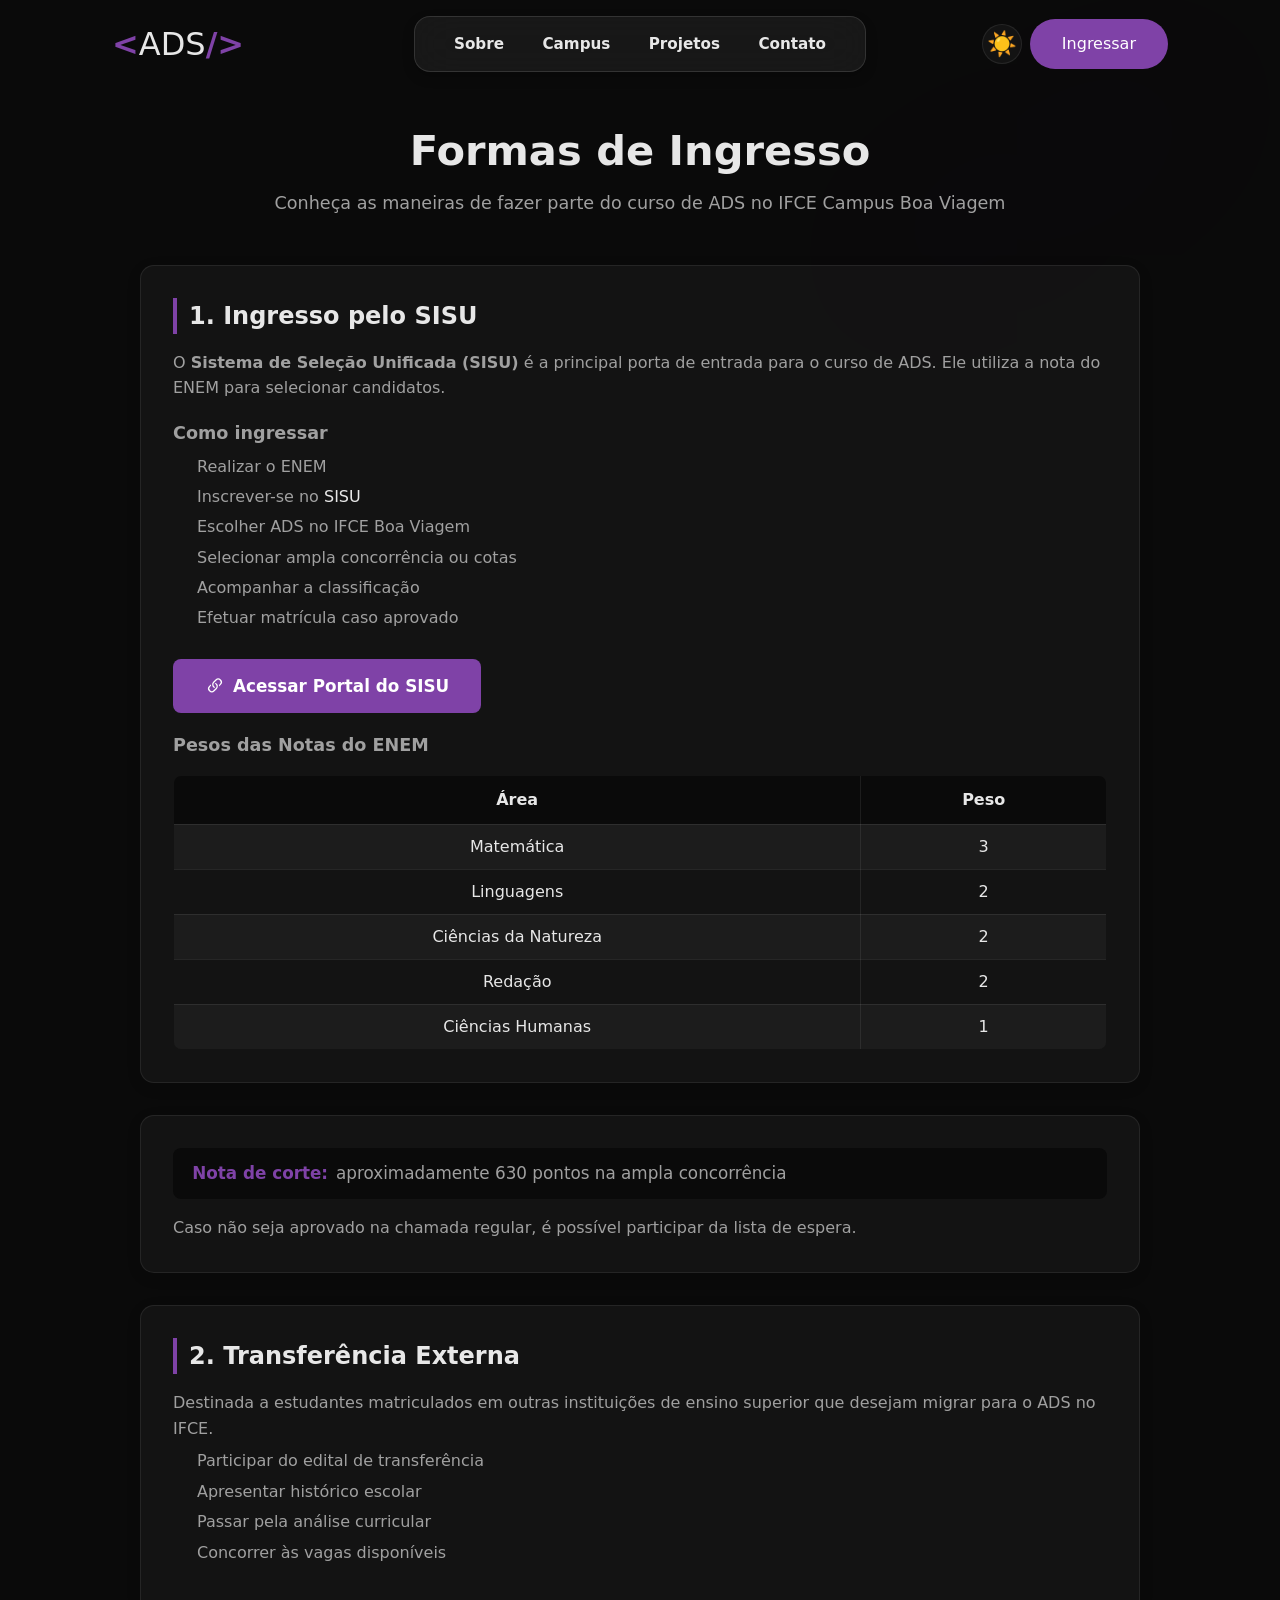
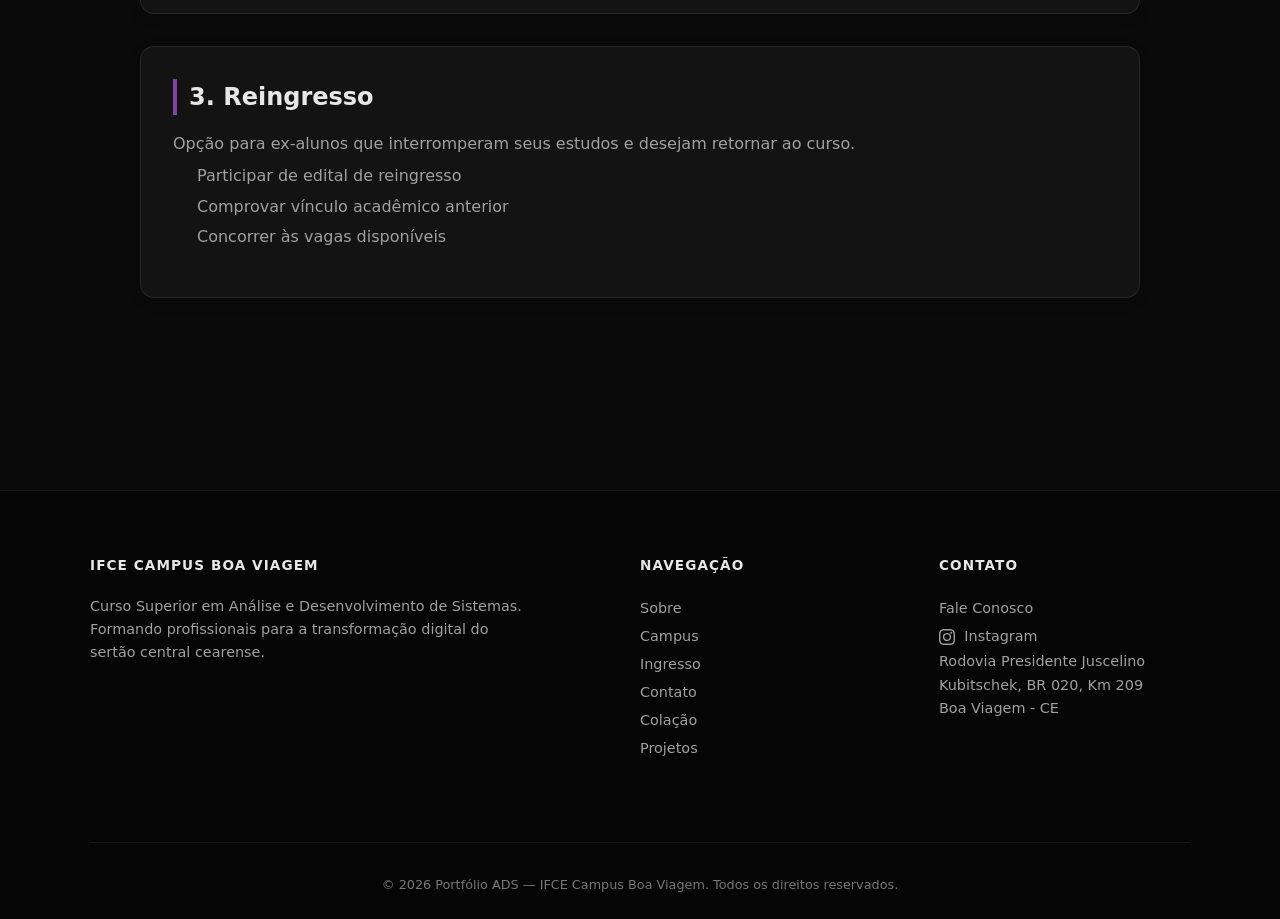
<file: ingresso.html>
<!DOCTYPE html>
<html lang="pt-BR">

<head>
  <meta charset="UTF-8">
  <meta name="viewport" content="width=device-width, initial-scale=1.0">
  <link rel="stylesheet" href="styles/style.css">
  <link rel="stylesheet" href="styles/theme.css">
  <link rel="icon" href="img/ifce-favicon.png">
  <title>Formas de Ingresso | ADS - IFCE Boa Viagem</title>
</head>

<body>
  <img class="imagem-gradiente" src="gradient.png" alt="gradiente" />
  <div class="layer-blur"></div>
  <style>
    .ingresso-page {
      padding: 2rem 1.5rem 4rem;
    }

    .ingresso-page .container {
      max-width: 1000px;
      margin: 0 auto;
    }

    .ingresso-hero {
      text-align: center;
      margin-bottom: 3rem;
    }

    .ingresso-hero h1 {
      font-size: 2.6rem;
      color: var(--text);
      margin-bottom: 0.5rem;
    }

    .ingresso-hero p {
      color: var(--text-secondary);
      font-size: 1.1rem;
    }

    .card-ingresso {
      background: var(--bg-card);
      border: 1px solid var(--border);
      border-radius: 14px;
      padding: 2rem;
      margin-bottom: 2rem;
      box-shadow: 0 4px 16px rgba(0,0,0,0.08);
    }

    .card-ingresso h2 {
      color: var(--text);
      margin-bottom: 1rem;
      border-left: 4px solid var(--accent);
      padding-left: 12px;
      font-size: 1.5rem;
    }

    .card-ingresso h3 {
      color: var(--text-secondary);
      margin: 1.2rem 0 0.5rem;
      font-size: 1.1rem;
    }

    .card-ingresso ul {
      margin: 0.5rem 0 1rem 1.5rem;
    }

    .card-ingresso ul li {
      color: var(--text-secondary);
      margin-bottom: 0.4rem;
      line-height: 1.5;
    }

    .card-ingresso p {
      color: var(--text-secondary);
      line-height: 1.6;
    }

    .btn-sisu {
      display: inline-flex;
      align-items: center;
      gap: 0.5rem;
      background: var(--accent);
      color: #fff;
      padding: 0.9rem 2rem;
      border-radius: 8px;
      font-weight: 600;
      font-size: 1.05rem;
      text-decoration: none;
      margin-top: 0.8rem;
      transition: filter 0.2s;
    }

    .btn-sisu:hover {
      filter: brightness(1.15);
    }

    .nota-corte {
      display: flex;
      align-items: center;
      gap: 0.5rem;
      font-size: 1.05rem;
      color: var(--text);
      background: var(--bg);
      padding: 0.8rem 1.2rem;
      border-radius: 8px;
      margin-bottom: 1rem;
    }

    .nota-corte strong {
      color: var(--accent);
    }

    .tabela-pesos {
      width: 100%;
      border-collapse: collapse;
      margin-top: 1rem;
      border-radius: 8px;
      overflow: hidden;
      border: 1px solid var(--border);
    }

    .tabela-pesos th {
      background: var(--bg);
      color: var(--text);
      padding: 12px;
      font-weight: 600;
    }

    .tabela-pesos td {
      padding: 10px;
      text-align: center;
      color: var(--text);
    }

    .tabela-pesos tr:nth-child(even) {
      background: var(--bg-card);
    }

    .tabela-pesos th,
    .tabela-pesos td {
      border: 1px solid var(--border);
    }

    .info-link {
      color: var(--text-secondary);
      margin: 1rem 0;
    }

    .info-link a {
      color: var(--accent);
    }

    @media (max-width: 768px) {
      .ingresso-hero h1 {
        font-size: 2rem;
      }

      .card-ingresso {
        padding: 1.25rem;
      }

      .btn-sisu {
        width: 100%;
        justify-content: center;
      }
    }
  </style>
  <div class="cabecalho">
    <div class="topo">
      <header>
        <!-- Cuidado quando for mexer aqui me avisa antes-->
        <a href="index.html" class="link_l"><h1 class="logo"><span class="logo-bracket">&lt;</span>ADS<span class="logo-bracket">/&gt;</span></h1></a>
        <!---Navbar-->
        <div class="menu">
          <div class="menu-header-mobile">
            <button class="menu-back" onclick="toggleMenu()">← Voltar</button>
          </div>
          <nav>
            <ul class="nav-links">
              <li class="dropdown">
                <a href="sobre.html">Sobre</a>
                <ul class="opcao">
                  <li><a href="colacao.html">Colação</a></li>
                </ul>
              </li>
              <li><a href="campus.html">Campus</a></li>
              <li><a href="projetos.html">Projetos</a></li>
              <li><a href="contato.html">Contato</a></li>
            </ul>
          </nav>
        </div>
        <div class="header-actions">
          <button class="theme-toggle" onclick="toggleTheme()" aria-label="Alternar tema"><span class="icon-sun">☀️</span><span class="icon-moon">🌙</span></button>
          <a href="ingresso.html" class="btn-signin">Ingressar</a>
          <button class="hamburger" onclick="toggleMenu()">☰</button>
        </div>
      </header>
    </div>
  </div>

  <section class="ingresso-page">
    <div class="container">
      <div class="ingresso-hero">
        <h1>Formas de Ingresso</h1>
        <p>Conheça as maneiras de fazer parte do curso de ADS no IFCE Campus Boa Viagem</p>
      </div>

      <div class="card-ingresso">
        <h2>1. Ingresso pelo SISU</h2>
        <p>O <strong>Sistema de Seleção Unificada (SISU)</strong> é a principal porta de entrada para o curso de ADS. Ele utiliza a nota do ENEM para selecionar candidatos.</p>

        <h3>Como ingressar</h3>
        <ul>
          <li>Realizar o ENEM</li>
          <li>Inscrever-se no <a href="https://acessounico.mec.gov.br/sisu" target="_blank">SISU</a></li>
          <li>Escolher ADS no IFCE Boa Viagem</li>
          <li>Selecionar ampla concorrência ou cotas</li>
          <li>Acompanhar a classificação</li>
          <li>Efetuar matrícula caso aprovado</li>
        </ul>

        <a href="https://acessounico.mec.gov.br/sisu" target="_blank" class="btn-sisu">
          <svg xmlns="http://www.w3.org/2000/svg" width="20" height="20" fill="currentColor" viewBox="0 0 16 16">
            <path d="M4.715 6.542 3.343 7.914a3 3 0 1 0 4.243 4.243l1.828-1.829A3 3 0 0 0 8.586 5.5L8 6.086a1 1 0 0 0-.154.199 2 2 0 0 1 .861 3.337L6.88 11.45a2 2 0 1 1-2.83-2.83l.793-.792a4 4 0 0 1-.128-1.287z"/>
            <path d="M6.586 4.672A3 3 0 0 0 7.414 9.5l.775-.776a2 2 0 0 1-.896-3.346L9.12 3.55a2 2 0 1 1 2.83 2.83l-.793.792c.112.42.155.855.128 1.287l1.372-1.372a3 3 0 1 0-4.243-4.243z"/>
          </svg>
          Acessar Portal do SISU
        </a>

        <h3>Pesos das Notas do ENEM</h3>
        <table class="tabela-pesos">
          <tr>
            <th>Área</th>
            <th>Peso</th>
          </tr>
          <tr><td>Matemática</td><td>3</td></tr>
          <tr><td>Linguagens</td><td>2</td></tr>
          <tr><td>Ciências da Natureza</td><td>2</td></tr>
          <tr><td>Redação</td><td>2</td></tr>
          <tr><td>Ciências Humanas</td><td>1</td></tr>
        </table>
      </div>

      <div class="card-ingresso">
        <div class="nota-corte">
          <strong>Nota de corte:</strong> aproximadamente 630 pontos na ampla concorrência
        </div>
        <p>Caso não seja aprovado na chamada regular, é possível participar da lista de espera.</p>
      </div>

      <div class="card-ingresso">
        <h2>2. Transferência Externa</h2>
        <p>Destinada a estudantes matriculados em outras instituições de ensino superior que desejam migrar para o ADS no IFCE.</p>
        <ul>
          <li>Participar do edital de transferência</li>
          <li>Apresentar histórico escolar</li>
          <li>Passar pela análise curricular</li>
          <li>Concorrer às vagas disponíveis</li>
        </ul>
      </div>

      <div class="card-ingresso">
        <h2>3. Reingresso</h2>
        <p>Opção para ex-alunos que interromperam seus estudos e desejam retornar ao curso.</p>
        <ul>
          <li>Participar de edital de reingresso</li>
          <li>Comprovar vínculo acadêmico anterior</li>
          <li>Concorrer às vagas disponíveis</li>
        </ul>
      </div>
    </div>
  </section>

  <footer>
    <div class="container">
      <div>
        <h4>IFCE Campus Boa Viagem</h4>
        <p>
          Curso Superior em Análise e Desenvolvimento de Sistemas. Formando
          profissionais para a transformação digital do sertão central
          cearense.
        </p>
      </div>
      <div>
        <h4>Navegação</h4>
        <a href="sobre.html">Sobre</a>
        <a href="campus.html">Campus</a>
        <a href="ingresso.html">Ingresso</a>
        <a href="contato.html">Contato</a>
        <a href="colacao.html">Colação</a>
        <a href="projetos.html">Projetos</a>
      </div>
      <div>
        <h4>Contato</h4>
        <a href="contato.html">Fale Conosco</a>
        <a href="https://www.instagram.com/ifceboaviagemoficial/" target="_blank" rel="noopener"><svg xmlns="http://www.w3.org/2000/svg" width="16" height="16" fill="currentColor" viewBox="0 0 16 16"><path d="M8 0C5.829 0 5.556.01 4.703.048 3.85.088 3.269.222 2.76.42a3.9 3.9 0 0 0-1.417.923A3.9 3.9 0 0 0 .42 2.76C.222 3.268.087 3.85.048 4.7.01 5.555 0 5.827 0 8.001c0 2.172.01 2.444.048 3.297.04.852.174 1.433.372 1.942.205.526.478.972.923 1.417.444.445.89.719 1.416.923.51.198 1.09.333 1.942.372C5.555 15.99 5.827 16 8 16s2.444-.01 3.298-.048c.851-.04 1.434-.174 1.943-.372a3.9 3.9 0 0 0 1.416-.923c.445-.445.718-.891.923-1.417.197-.509.332-1.09.372-1.942C15.99 10.445 16 10.173 16 8s-.01-2.445-.048-3.299c-.04-.851-.175-1.433-.372-1.941a3.9 3.9 0 0 0-.923-1.417A3.9 3.9 0 0 0 13.24.42c-.51-.198-1.092-.333-1.943-.372C10.443.01 10.172 0 7.998 0zm-.717 1.442h.718c2.136 0 2.389.007 3.232.046.78.035 1.204.166 1.486.275.373.145.64.319.92.599s.453.546.598.92c.11.281.24.705.275 1.485.039.843.047 1.096.047 3.231s-.008 2.389-.047 3.232c-.035.78-.166 1.203-.275 1.485a2.5 2.5 0 0 1-.599.919c-.28.28-.546.453-.92.598-.28.11-.704.24-1.485.276-.843.038-1.096.047-3.232.047s-2.39-.009-3.233-.047c-.78-.036-1.203-.166-1.485-.276a2.5 2.5 0 0 1-.92-.598 2.5 2.5 0 0 1-.6-.92c-.109-.281-.24-.705-.275-1.485-.038-.843-.046-1.096-.046-3.233s.008-2.388.046-3.231c.036-.78.166-1.204.276-1.486.145-.373.319-.64.599-.92s.546-.453.92-.598c.282-.11.705-.24 1.485-.276.738-.034 1.024-.044 2.515-.045zm4.988 1.328a.96.96 0 1 0 0 1.92.96.96 0 0 0 0-1.92m-4.27 1.122a4.109 4.109 0 1 0 0 8.217 4.109 4.109 0 0 0 0-8.217m0 1.441a2.667 2.667 0 1 1 0 5.334 2.667 2.667 0 0 1 0-5.334"/></svg> Instagram</a>
        <p>
          Rodovia Presidente Juscelino Kubitschek, BR 020, Km 209<br />Boa
          Viagem - CE
        </p>
      </div>
      <div class="copy">
        © 2026 Portfólio ADS — IFCE Campus Boa Viagem. Todos os direitos
        reservados.
      </div>
    </div>
  </footer>

<script>
      function toggleMenu() {
        const menu = document.querySelector('.menu');
        const hamburger = document.querySelector('.hamburger');
        const isOpen = menu.classList.toggle('active');
        hamburger.textContent = isOpen ? '✕' : '☰';
        document.body.style.overflow = isOpen ? 'hidden' : '';
      }

      document.querySelectorAll('.dropdown > a, .dropdown-2 > a').forEach(link => {
        link.addEventListener('click', function(e) {
          if (window.innerWidth <= 768) {
            e.preventDefault();
            this.parentElement.classList.toggle('open');
          }
        });
      });

      document.querySelectorAll('.nav-links a:not(.dropdown > a, .dropdown-2 > a)').forEach(link => {
        link.addEventListener('click', function() {
          if (window.innerWidth <= 768) {
            const menu = document.querySelector('.menu');
            menu.classList.remove('active');
            document.querySelector('.hamburger').textContent = '☰';
            document.body.style.overflow = '';
          }
        });
      });
  function toggleTheme() {
    const html = document.documentElement;
    const theme = html.getAttribute('data-theme') === 'light' ? 'dark' : 'light';
    html.setAttribute('data-theme', theme);
    localStorage.setItem('theme', theme);
  }
  const savedTheme = localStorage.getItem('theme');
  if (savedTheme) document.documentElement.setAttribute('data-theme', savedTheme);
</script>
</body>
</html>
</file>
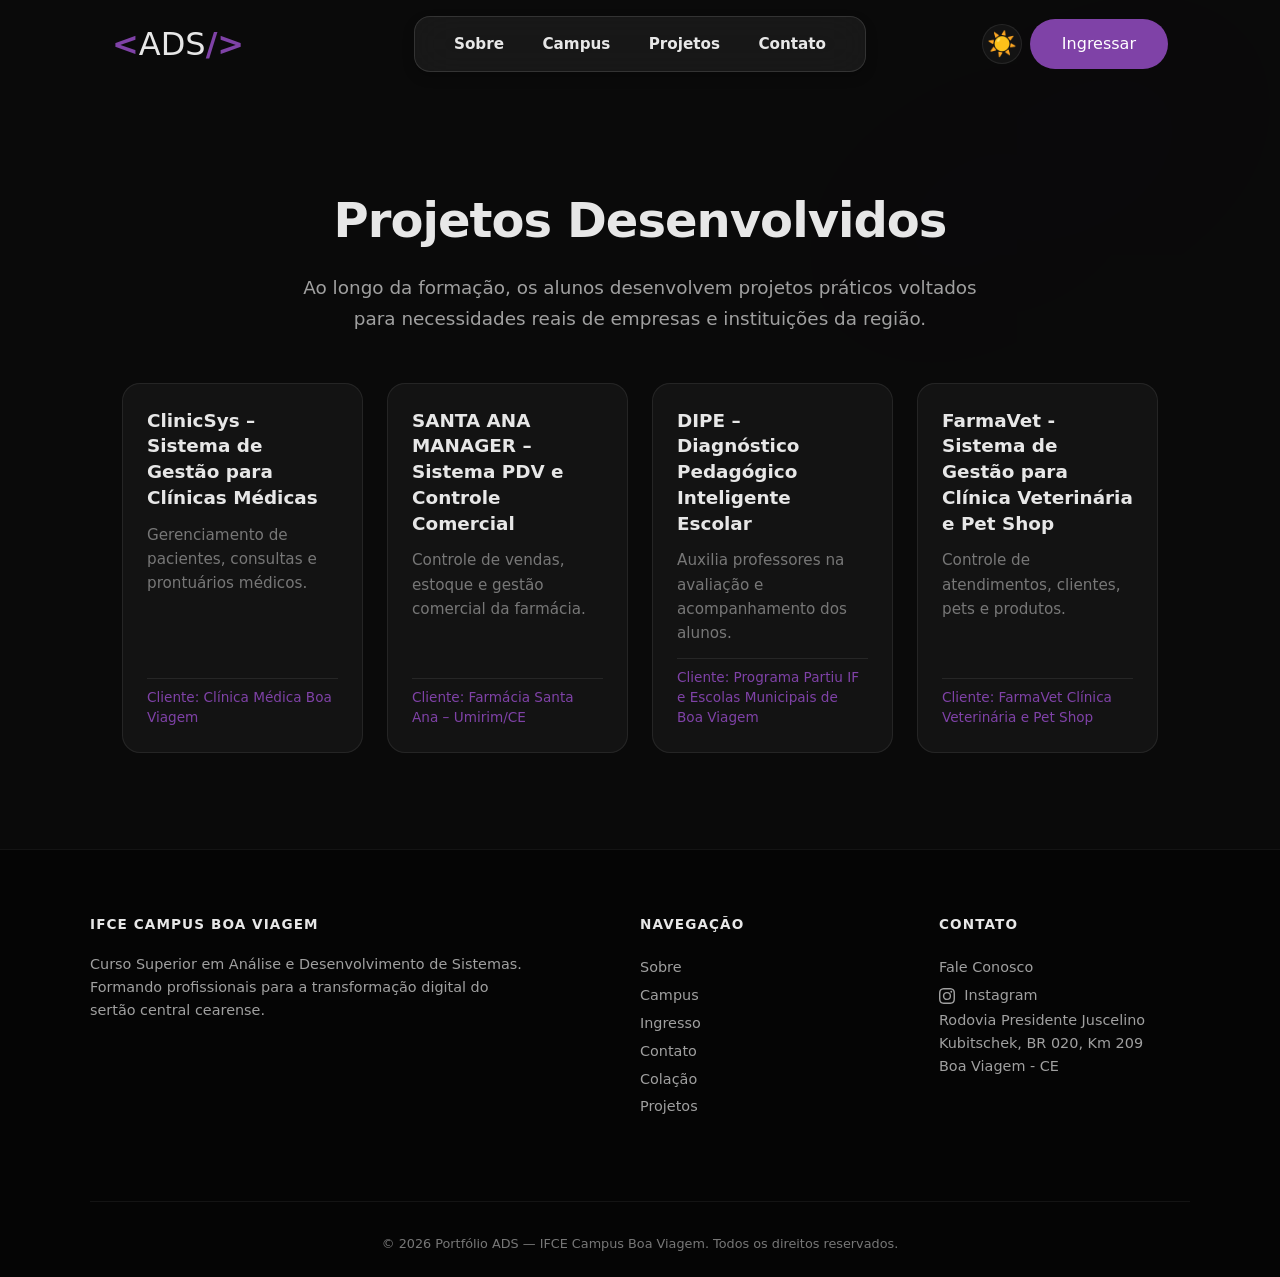
<file: projetos.html>
<!DOCTYPE html>
<html lang="pt-br">
<head>
    <meta charset="UTF-8">
    <meta name="viewport" content="width=device-width, initial-scale=1.0">
    <link rel="stylesheet" href="styles/style.css">
    <link rel="stylesheet" href="styles/theme.css">
    <link rel="icon" href="img/ifce-favicon.png">
    <title>Projetos | ADS</title>
</head>
<body>
    <img class="imagem-gradiente" src="gradient.png" alt="gradiente" />
    <div class="layer-blur"></div>
    <div class="cabecalho">
      <div class="topo">
        <header>
          <a href="index.html" class="link_l"><h1 class="logo"><span class="logo-bracket">&lt;</span>ADS<span class="logo-bracket">/&gt;</span></h1></a>
          <div class="menu">
            <div class="menu-header-mobile">
              <button class="menu-back" onclick="toggleMenu()">← Voltar</button>
            </div>
            <nav>
              <ul class="nav-links">
                <li class="dropdown">
                  <a href="sobre.html">Sobre</a>
                  <ul class="opcao">
                    <li><a href="colacao.html">Colação</a></li>
                  </ul>
                </li>
                <li><a href="campus.html">Campus</a></li>
                <li><a href="projetos.html">Projetos</a></li>
                <li><a href="contato.html">Contato</a></li>
              </ul>
            </nav>
          </div>
          <div class="header-actions">
            <button class="theme-toggle" onclick="toggleTheme()" aria-label="Alternar tema"><span class="icon-sun">☀️</span><span class="icon-moon">🌙</span></button>
            <a href="ingresso.html" class="btn-signin">Ingressar</a>
            <button class="hamburger" onclick="toggleMenu()">☰</button>
          </div>
        </header>
      </div>
    </div>

    <div class="page-hero">
      <h1>Projetos Desenvolvidos</h1>
      <p>
        Ao longo da formação, os alunos desenvolvem projetos práticos voltados para
        necessidades reais de empresas e instituições da região.
      </p>
    </div>

    <div class="page-section">
      <div class="cards-grid">
        <div class="card-item">
          <h3>ClinicSys – Sistema de Gestão para Clínicas Médicas</h3>
          <p>Gerenciamento de pacientes, consultas e prontuários médicos.</p>
          <span class="card-tag">Cliente: Clínica Médica Boa Viagem</span>
        </div>

        <div class="card-item">
          <h3>SANTA ANA MANAGER – Sistema PDV e Controle Comercial</h3>
          <p>Controle de vendas, estoque e gestão comercial da farmácia.</p>
          <span class="card-tag">Cliente: Farmácia Santa Ana – Umirim/CE</span>
        </div>

        <div class="card-item">
          <h3>DIPE – Diagnóstico Pedagógico Inteligente Escolar</h3>
          <p>Auxilia professores na avaliação e acompanhamento dos alunos.</p>
          <span class="card-tag">Cliente: Programa Partiu IF e Escolas Municipais de Boa Viagem</span>
        </div>

        <div class="card-item">
          <h3>FarmaVet - Sistema de Gestão para Clínica Veterinária e Pet Shop</h3>
          <p>Controle de atendimentos, clientes, pets e produtos.</p>
          <span class="card-tag">Cliente: FarmaVet Clínica Veterinária e Pet Shop</span>
        </div>
      </div>
    </div>

    <footer>
      <div class="container">
        <div>
          <h4>IFCE Campus Boa Viagem</h4>
          <p>
            Curso Superior em Análise e Desenvolvimento de Sistemas. Formando
            profissionais para a transformação digital do sertão central cearense.
          </p>
        </div>
        <div>
          <h4>Navegação</h4>
          <a href="sobre.html">Sobre</a>
          <a href="campus.html">Campus</a>
          <a href="ingresso.html">Ingresso</a>
          <a href="contato.html">Contato</a>
          <a href="colacao.html">Colação</a>
          <a href="projetos.html">Projetos</a>
        </div>
        <div>
          <h4>Contato</h4>
          <a href="contato.html">Fale Conosco</a>
          <a href="https://www.instagram.com/ifceboaviagemoficial/" target="_blank" rel="noopener"><svg xmlns="http://www.w3.org/2000/svg" width="16" height="16" fill="currentColor" viewBox="0 0 16 16"><path d="M8 0C5.829 0 5.556.01 4.703.048 3.85.088 3.269.222 2.76.42a3.9 3.9 0 0 0-1.417.923A3.9 3.9 0 0 0 .42 2.76C.222 3.268.087 3.85.048 4.7.01 5.555 0 5.827 0 8.001c0 2.172.01 2.444.048 3.297.04.852.174 1.433.372 1.942.205.526.478.972.923 1.417.444.445.89.719 1.416.923.51.198 1.09.333 1.942.372C5.555 15.99 5.827 16 8 16s2.444-.01 3.298-.048c.851-.04 1.434-.174 1.943-.372a3.9 3.9 0 0 0 1.416-.923c.445-.445.718-.891.923-1.417.197-.509.332-1.09.372-1.942C15.99 10.445 16 10.173 16 8s-.01-2.445-.048-3.299c-.04-.851-.175-1.433-.372-1.941a3.9 3.9 0 0 0-.923-1.417A3.9 3.9 0 0 0 13.24.42c-.51-.198-1.092-.333-1.943-.372C10.443.01 10.172 0 7.998 0zm-.717 1.442h.718c2.136 0 2.389.007 3.232.046.78.035 1.204.166 1.486.275.373.145.64.319.92.599s.453.546.598.92c.11.281.24.705.275 1.485.039.843.047 1.096.047 3.231s-.008 2.389-.047 3.232c-.035.78-.166 1.203-.275 1.485a2.5 2.5 0 0 1-.599.919c-.28.28-.546.453-.92.598-.28.11-.704.24-1.485.276-.843.038-1.096.047-3.232.047s-2.39-.009-3.233-.047c-.78-.036-1.203-.166-1.485-.276a2.5 2.5 0 0 1-.92-.598 2.5 2.5 0 0 1-.6-.92c-.109-.281-.24-.705-.275-1.485-.038-.843-.046-1.096-.046-3.233s.008-2.388.046-3.231c.036-.78.166-1.204.276-1.486.145-.373.319-.64.599-.92s.546-.453.92-.598c.282-.11.705-.24 1.485-.276.738-.034 1.024-.044 2.515-.045zm4.988 1.328a.96.96 0 1 0 0 1.92.96.96 0 0 0 0-1.92m-4.27 1.122a4.109 4.109 0 1 0 0 8.217 4.109 4.109 0 0 0 0-8.217m0 1.441a2.667 2.667 0 1 1 0 5.334 2.667 2.667 0 0 1 0-5.334"/></svg> Instagram</a>
          <p>
            Rodovia Presidente Juscelino Kubitschek, BR 020, Km 209<br />Boa Viagem - CE
          </p>
        </div>
        <div class="copy">
          © 2026 Portfólio ADS — IFCE Campus Boa Viagem. Todos os direitos reservados.
        </div>
      </div>
    </footer>

    <script>
      function toggleMenu() {
        const menu = document.querySelector('.menu');
        const hamburger = document.querySelector('.hamburger');
        const isOpen = menu.classList.toggle('active');
        hamburger.textContent = isOpen ? '✕' : '☰';
        document.body.style.overflow = isOpen ? 'hidden' : '';
      }

      document.querySelectorAll('.dropdown > a, .dropdown-2 > a').forEach(link => {
        link.addEventListener('click', function(e) {
          if (window.innerWidth <= 768) {
            e.preventDefault();
            this.parentElement.classList.toggle('open');
          }
        });
      });

      document.querySelectorAll('.nav-links a:not(.dropdown > a, .dropdown-2 > a)').forEach(link => {
        link.addEventListener('click', function() {
          if (window.innerWidth <= 768) {
            const menu = document.querySelector('.menu');
            menu.classList.remove('active');
            document.querySelector('.hamburger').textContent = '☰';
            document.body.style.overflow = '';
          }
        });
      });
      function toggleTheme() {
        const html = document.documentElement;
        const theme = html.getAttribute('data-theme') === 'light' ? 'dark' : 'light';
        html.setAttribute('data-theme', theme);
        localStorage.setItem('theme', theme);
      }
      const savedTheme = localStorage.getItem('theme');
      if (savedTheme) document.documentElement.setAttribute('data-theme', savedTheme);
    </script>
</body>
</html>
</file>
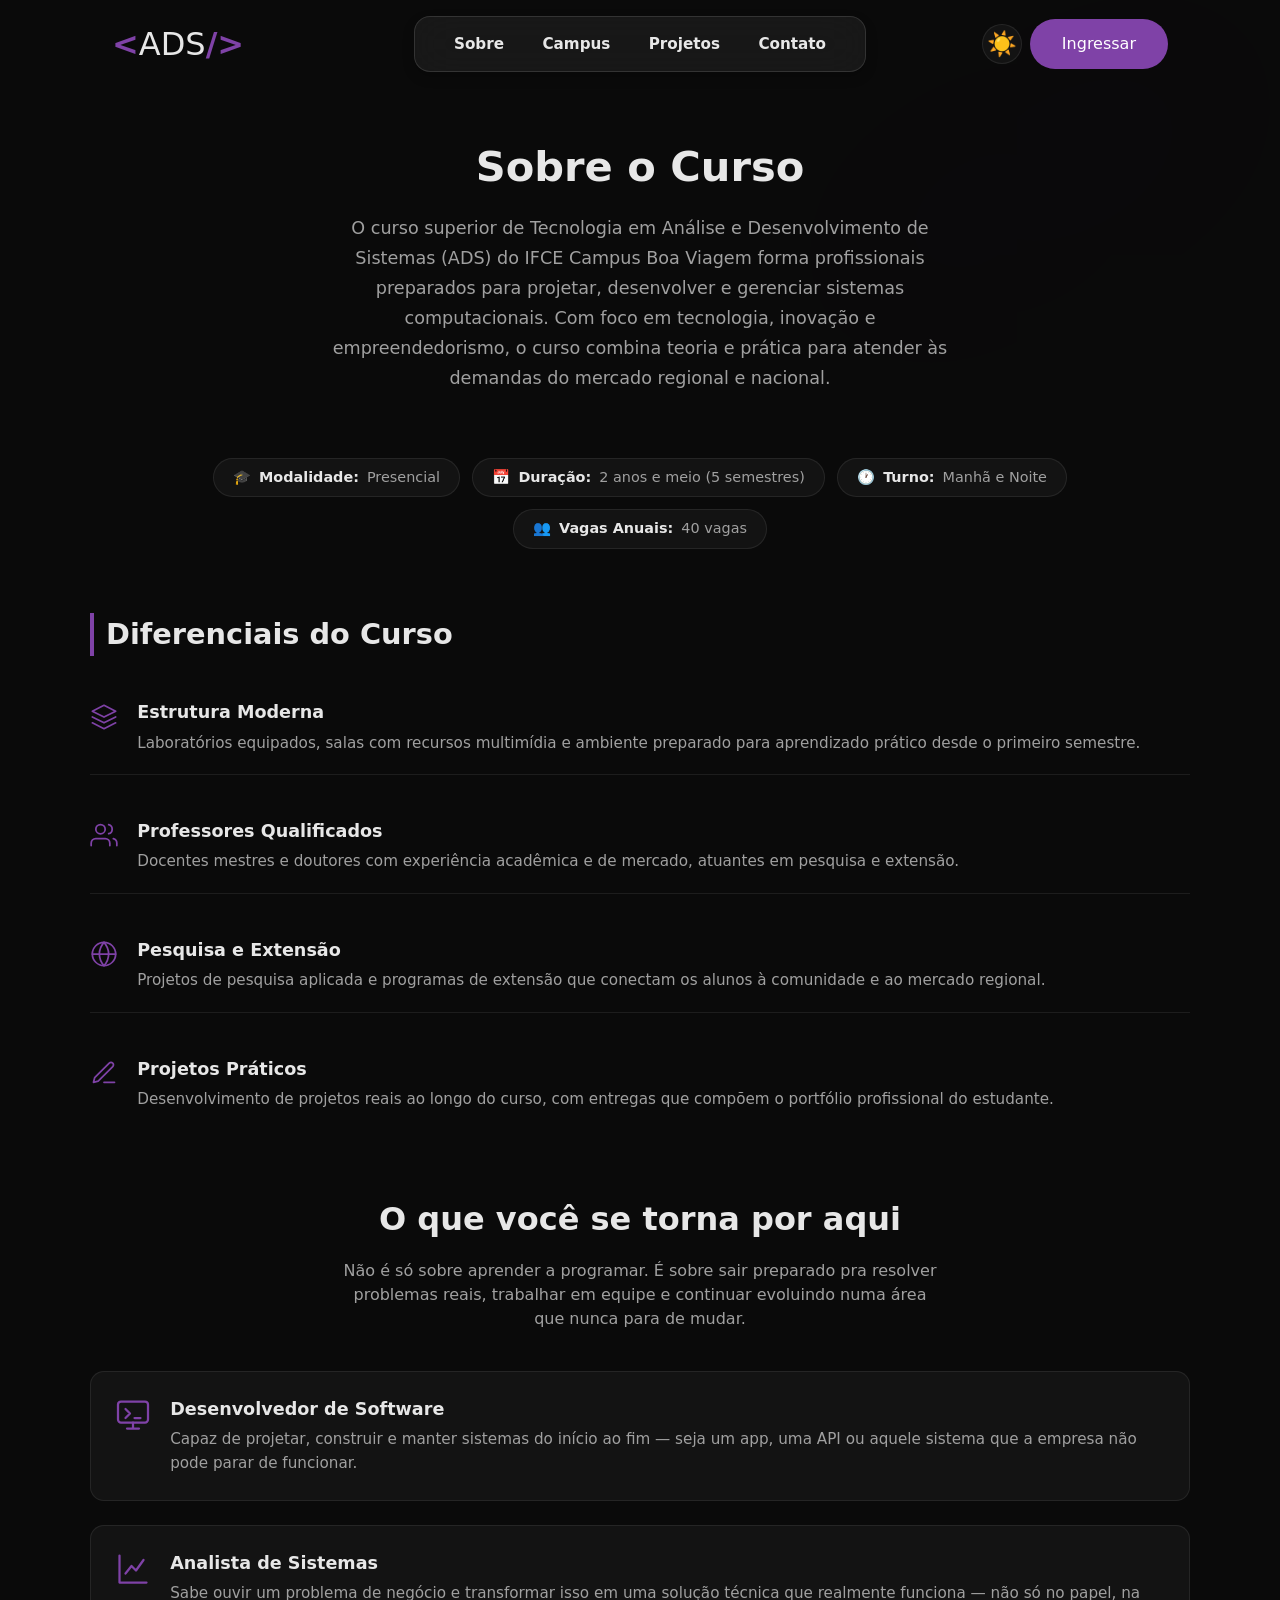
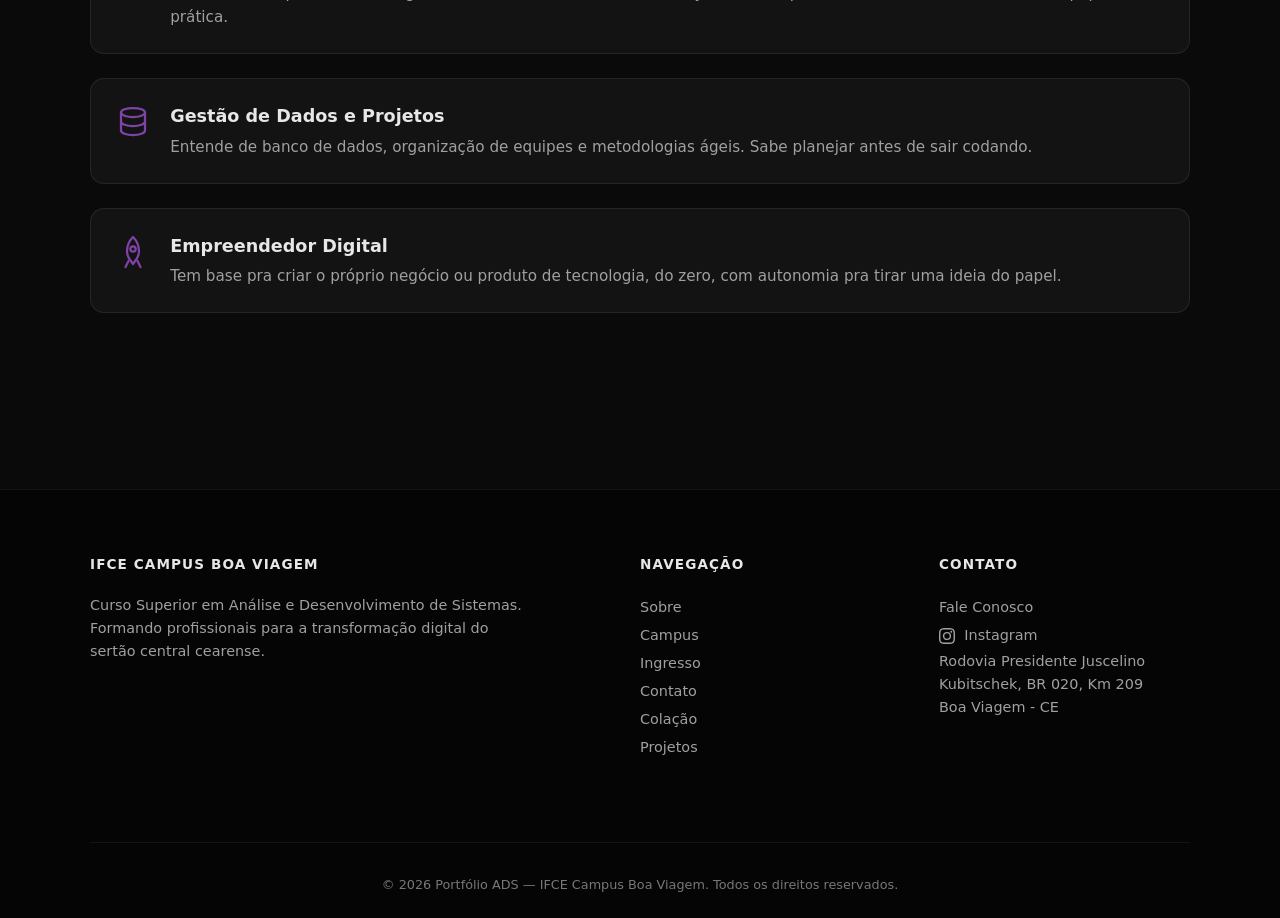
<file: sobre.html>
<!doctype html>
<html lang="pt-br">
  <head>
    <meta charset="UTF-8" />
    <meta name="viewport" content="width=device-width, initial-scale=1.0" />
    <link rel="stylesheet" href="styles/style.css" />
    <link rel="stylesheet" href="styles/theme.css" />
    <link rel="icon" href="img/ifce-favicon.png" />
    <title>Sobre | ADS</title>
  </head>
  <body>
    <style>
      .sobre-page {
        padding: 3rem 1.5rem 5rem;
      }

      .sobre-page .container {
        max-width: 1100px;
        margin: 0 auto;
      }

      .sobre-hero {
        text-align: center;
        margin-bottom: 4rem;
      }

      .sobre-hero h1 {
        font-size: 2.6rem;
        color: var(--text);
        margin-bottom: 1rem;
      }

      .sobre-hero p {
        color: var(--text-secondary);
        font-size: 1.1rem;
        max-width: 650px;
        margin: 0 auto;
        line-height: 1.7;
      }

      .info-badges {
        display: flex;
        flex-wrap: wrap;
        justify-content: center;
        gap: 0.75rem;
        margin-bottom: 4rem;
      }

      .info-badge {
        display: flex;
        align-items: center;
        gap: 0.5rem;
        background: var(--bg-card);
        border: 1px solid var(--border);
        border-radius: 50px;
        padding: 0.5rem 1.2rem;
        font-size: 0.9rem;
        color: var(--text-secondary);
      }

      .info-badge strong {
        color: var(--text);
        font-weight: 600;
      }

      .sobre-section {
        margin-bottom: 4rem;
      }

      .sobre-section h2 {
        color: var(--text);
        font-size: 1.8rem;
        margin-bottom: 1.5rem;
        border-left: 4px solid var(--accent);
        padding-left: 12px;
      }

      .diferenciais-list {
        display: flex;
        flex-direction: column;
        gap: 1.5rem;
      }

      .diferencial-item {
        display: flex;
        gap: 1.2rem;
        align-items: flex-start;
        padding: 1.2rem 0;
        border-bottom: 1px solid var(--border);
      }

      .diferencial-item:last-child {
        border-bottom: none;
      }

      .diferencial-item .icon {
        color: var(--accent);
        width: 28px;
        height: 28px;
        flex-shrink: 0;
        margin-top: 0.2rem;
      }

      .diferencial-item h3 {
        color: var(--text);
        font-size: 1.1rem;
        margin-bottom: 0.3rem;
      }

      .diferencial-item p {
        color: var(--text-secondary);
        font-size: 0.95rem;
        line-height: 1.6;
        margin: 0;
      }

      .egresso {
        margin-top: 4rem;
      }

      .egresso-titulo {
        text-align: center;
        margin-bottom: 2.5rem;
      }

      .egresso-titulo h2 {
        font-size: 2rem;
        color: var(--text);
        margin-bottom: 1rem;
        border: none;
        padding: 0;
      }

      .egresso-titulo p {
        max-width: 600px;
        margin: 0 auto;
        color: var(--text-secondary);
      }

      .egresso-lista {
        display: flex;
        flex-direction: column;
        gap: 1.5rem;
      }

      .egresso-item {
        display: flex;
        gap: 1.2rem;
        align-items: flex-start;
        background: var(--bg-card);
        border: 1px solid var(--border);
        border-radius: 14px;
        padding: 1.5rem;
      }

      .egresso-item .icon {
        width: 36px;
        height: 36px;
        color: var(--accent);
        flex-shrink: 0;
        margin-top: 0.1rem;
      }

      .egresso-item h3 {
        color: var(--text);
        font-size: 1.1rem;
        margin-bottom: 0.3rem;
      }

      .egresso-item p {
        color: var(--text-secondary);
        font-size: 0.95rem;
        line-height: 1.6;
        margin: 0;
      }

      @media (max-width: 768px) {
        .sobre-hero h1 {
          font-size: 2rem;
        }

        .info-badges {
          flex-direction: column;
          align-items: center;
        }
      }
    </style>

    <img class="imagem-gradiente" src="gradient.png" alt="gradiente" />
    <div class="layer-blur"></div>
    <div class="cabecalho">
      <div class="topo">
        <header>
          <a href="index.html" class="link_l"><h1 class="logo"><span class="logo-bracket">&lt;</span>ADS<span class="logo-bracket">/&gt;</span></h1></a>
          <div class="menu">
            <div class="menu-header-mobile">
              <button class="menu-back" onclick="toggleMenu()">← Voltar</button>
            </div>
            <nav>
              <ul class="nav-links">
                <li class="dropdown">
                  <a href="sobre.html">Sobre</a>
                  <ul class="opcao">
                    <li><a href="colacao.html">Colação</a></li>
                  </ul>
                </li>
                <li><a href="campus.html">Campus</a></li>
                <li><a href="projetos.html">Projetos</a></li>
                <li><a href="contato.html">Contato</a></li>
              </ul>
            </nav>
          </div>
          <div class="header-actions">
            <button class="theme-toggle" onclick="toggleTheme()" aria-label="Alternar tema"><span class="icon-sun">☀️</span><span class="icon-moon">🌙</span></button>
            <a href="ingresso.html" class="btn-signin">Ingressar</a>
            <button class="hamburger" onclick="toggleMenu()">☰</button>
          </div>
        </header>
      </div>
    </div>

    <main class="sobre-page">
      <div class="container">

        <div class="sobre-hero">
          <h1>Sobre o Curso</h1>
          <p>
            O curso superior de Tecnologia em Análise e Desenvolvimento de
            Sistemas (ADS) do IFCE Campus Boa Viagem forma profissionais
            preparados para projetar, desenvolver e gerenciar sistemas
            computacionais. Com foco em tecnologia, inovação e empreendedorismo,
            o curso combina teoria e prática para atender às demandas do mercado
            regional e nacional.
          </p>
        </div>

        <div class="info-badges">
          <span class="info-badge">🎓 <strong>Modalidade:</strong> Presencial</span>
          <span class="info-badge">📅 <strong>Duração:</strong> 2 anos e meio (5 semestres)</span>
          <span class="info-badge">🕐 <strong>Turno:</strong> Manhã e Noite</span>
          <span class="info-badge">👥 <strong>Vagas Anuais:</strong> 40 vagas</span>
        </div>

        <div class="sobre-section">
          <h2>Diferenciais do Curso</h2>
          <div class="diferenciais-list">
            <div class="diferencial-item">
              <svg class="icon" viewBox="0 0 24 24" fill="none" stroke="currentColor" stroke-width="1.5">
                <path d="M12 2L2 7l10 5 10-5-10-5zM2 17l10 5 10-5M2 12l10 5 10-5" stroke-linecap="round" stroke-linejoin="round"/>
              </svg>
              <div>
                <h3>Estrutura Moderna</h3>
                <p>Laboratórios equipados, salas com recursos multimídia e ambiente preparado para aprendizado prático desde o primeiro semestre.</p>
              </div>
            </div>
            <div class="diferencial-item">
              <svg class="icon" viewBox="0 0 24 24" fill="none" stroke="currentColor" stroke-width="1.5">
                <path d="M17 21v-2a4 4 0 0 0-4-4H5a4 4 0 0 0-4 4v2" stroke-linecap="round" stroke-linejoin="round"/>
                <circle cx="9" cy="7" r="4"/>
                <path d="M23 21v-2a4 4 0 0 0-3-3.87M16 3.13a4 4 0 0 1 0 7.75" stroke-linecap="round"/>
              </svg>
              <div>
                <h3>Professores Qualificados</h3>
                <p>Docentes mestres e doutores com experiência acadêmica e de mercado, atuantes em pesquisa e extensão.</p>
              </div>
            </div>
            <div class="diferencial-item">
              <svg class="icon" viewBox="0 0 24 24" fill="none" stroke="currentColor" stroke-width="1.5">
                <circle cx="12" cy="12" r="10"/>
                <path d="M2 12h20M12 2a15.3 15.3 0 0 1 4 10 15.3 15.3 0 0 1-4 10 15.3 15.3 0 0 1-4-10 15.3 15.3 0 0 1 4-10z" stroke-linecap="round"/>
              </svg>
              <div>
                <h3>Pesquisa e Extensão</h3>
                <p>Projetos de pesquisa aplicada e programas de extensão que conectam os alunos à comunidade e ao mercado regional.</p>
              </div>
            </div>
            <div class="diferencial-item">
              <svg class="icon" viewBox="0 0 24 24" fill="none" stroke="currentColor" stroke-width="1.5">
                <path d="M12 20h9M16.5 3.5a2.121 2.121 0 0 1 3 3L7 19l-4 1 1-4L16.5 3.5z" stroke-linecap="round" stroke-linejoin="round"/>
              </svg>
              <div>
                <h3>Projetos Práticos</h3>
                <p>Desenvolvimento de projetos reais ao longo do curso, com entregas que compõem o portfólio profissional do estudante.</p>
              </div>
            </div>
          </div>
        </div>

        <section class="egresso">
          <div class="egresso-titulo">
            <h2>O que você se torna por aqui</h2>
            <p>
              Não é só sobre aprender a programar. É sobre sair preparado pra
              resolver problemas reais, trabalhar em equipe e continuar evoluindo
              numa área que nunca para de mudar.
            </p>
          </div>

          <div class="egresso-lista">
            <div class="egresso-item">
              <svg class="icon" viewBox="0 0 24 24" fill="none" stroke="currentColor" stroke-width="1.5">
                <rect x="2" y="3" width="20" height="14" rx="2" />
                <path d="M8 21h8M12 17v4" stroke-linecap="round" />
                <path d="M7 8l3 3-3 3M13 14h4" stroke-linecap="round" stroke-linejoin="round" />
              </svg>
              <div>
                <h3>Desenvolvedor de Software</h3>
                <p>Capaz de projetar, construir e manter sistemas do início ao fim — seja um app, uma API ou aquele sistema que a empresa não pode parar de funcionar.</p>
              </div>
            </div>
            <div class="egresso-item">
              <svg class="icon" viewBox="0 0 24 24" fill="none" stroke="currentColor" stroke-width="1.5">
                <path d="M3 3v18h18" stroke-linecap="round" stroke-linejoin="round" />
                <path d="M7 15l4-5 3 3 5-7" stroke-linecap="round" stroke-linejoin="round" />
              </svg>
              <div>
                <h3>Analista de Sistemas</h3>
                <p>Sabe ouvir um problema de negócio e transformar isso em uma solução técnica que realmente funciona — não só no papel, na prática.</p>
              </div>
            </div>
            <div class="egresso-item">
              <svg class="icon" viewBox="0 0 24 24" fill="none" stroke="currentColor" stroke-width="1.5">
                <ellipse cx="12" cy="5" rx="8" ry="3" />
                <path d="M4 5v6c0 1.7 3.6 3 8 3s8-1.3 8-3V5" stroke-linecap="round" />
                <path d="M4 11v6c0 1.7 3.6 3 8 3s8-1.3 8-3v-6" stroke-linecap="round" />
              </svg>
              <div>
                <h3>Gestão de Dados e Projetos</h3>
                <p>Entende de banco de dados, organização de equipes e metodologias ágeis. Sabe planejar antes de sair codando.</p>
              </div>
            </div>
            <div class="egresso-item">
              <svg class="icon" viewBox="0 0 24 24" fill="none" stroke="currentColor" stroke-width="1.5">
                <path d="M12 2c2.5 2.5 4 6 4 9.5 0 1.8-.5 3.3-1.2 4.5l-2.8 4-2.8-4C8.5 14.8 8 13.3 8 11.5 8 8 9.5 4.5 12 2z" stroke-linecap="round" stroke-linejoin="round" />
                <circle cx="12" cy="10" r="1.8" />
                <path d="M9 18l-2 4M15 18l2 4" stroke-linecap="round" />
              </svg>
              <div>
                <h3>Empreendedor Digital</h3>
                <p>Tem base pra criar o próprio negócio ou produto de tecnologia, do zero, com autonomia pra tirar uma ideia do papel.</p>
              </div>
            </div>
          </div>
        </section>

      </div>
    </main>

    <footer>
      <div class="container">
        <div>
          <h4>IFCE Campus Boa Viagem</h4>
          <p>
            Curso Superior em Análise e Desenvolvimento de Sistemas. Formando
            profissionais para a transformação digital do sertão central
            cearense.
          </p>
        </div>
        <div>
          <h4>Navegação</h4>
          <a href="sobre.html">Sobre</a>
          <a href="campus.html">Campus</a>
          <a href="ingresso.html">Ingresso</a>
          <a href="contato.html">Contato</a>
          <a href="colacao.html">Colação</a>
          <a href="projetos.html">Projetos</a>
        </div>
        <div>
          <h4>Contato</h4>
          <a href="contato.html">Fale Conosco</a>
          <a href="https://www.instagram.com/ifceboaviagemoficial/" target="_blank" rel="noopener"><svg xmlns="http://www.w3.org/2000/svg" width="16" height="16" fill="currentColor" viewBox="0 0 16 16"><path d="M8 0C5.829 0 5.556.01 4.703.048 3.85.088 3.269.222 2.76.42a3.9 3.9 0 0 0-1.417.923A3.9 3.9 0 0 0 .42 2.76C.222 3.268.087 3.85.048 4.7.01 5.555 0 5.827 0 8.001c0 2.172.01 2.444.048 3.297.04.852.174 1.433.372 1.942.205.526.478.972.923 1.417.444.445.89.719 1.416.923.51.198 1.09.333 1.942.372C5.555 15.99 5.827 16 8 16s2.444-.01 3.298-.048c.851-.04 1.434-.174 1.943-.372a3.9 3.9 0 0 0 1.416-.923c.445-.445.718-.891.923-1.417.197-.509.332-1.09.372-1.942C15.99 10.445 16 10.173 16 8s-.01-2.445-.048-3.299c-.04-.851-.175-1.433-.372-1.941a3.9 3.9 0 0 0-.923-1.417A3.9 3.9 0 0 0 13.24.42c-.51-.198-1.092-.333-1.943-.372C10.443.01 10.172 0 7.998 0zm-.717 1.442h.718c2.136 0 2.389.007 3.232.046.78.035 1.204.166 1.486.275.373.145.64.319.92.599s.453.546.598.92c.11.281.24.705.275 1.485.039.843.047 1.096.047 3.231s-.008 2.389-.047 3.232c-.035.78-.166 1.203-.275 1.485a2.5 2.5 0 0 1-.599.919c-.28.28-.546.453-.92.598-.28.11-.704.24-1.485.276-.843.038-1.096.047-3.232.047s-2.39-.009-3.233-.047c-.78-.036-1.203-.166-1.485-.276a2.5 2.5 0 0 1-.92-.598 2.5 2.5 0 0 1-.6-.92c-.109-.281-.24-.705-.275-1.485-.038-.843-.046-1.096-.046-3.233s.008-2.388.046-3.231c.036-.78.166-1.204.276-1.486.145-.373.319-.64.599-.92s.546-.453.92-.598c.282-.11.705-.24 1.485-.276.738-.034 1.024-.044 2.515-.045zm4.988 1.328a.96.96 0 1 0 0 1.92.96.96 0 0 0 0-1.92m-4.27 1.122a4.109 4.109 0 1 0 0 8.217 4.109 4.109 0 0 0 0-8.217m0 1.441a2.667 2.667 0 1 1 0 5.334 2.667 2.667 0 0 1 0-5.334"/></svg> Instagram</a>
          <p>
            Rodovia Presidente Juscelino Kubitschek, BR 020, Km 209<br />Boa
            Viagem - CE
          </p>
        </div>
        <div class="copy">
          © 2026 Portfólio ADS — IFCE Campus Boa Viagem. Todos os direitos
          reservados.
        </div>
      </div>
    </footer>

    <script>
      function toggleMenu() {
        const menu = document.querySelector('.menu');
        const hamburger = document.querySelector('.hamburger');
        const isOpen = menu.classList.toggle('active');
        hamburger.textContent = isOpen ? '✕' : '☰';
        document.body.style.overflow = isOpen ? 'hidden' : '';
      }

      document.querySelectorAll('.dropdown > a, .dropdown-2 > a').forEach(link => {
        link.addEventListener('click', function(e) {
          if (window.innerWidth <= 768) {
            e.preventDefault();
            this.parentElement.classList.toggle('open');
          }
        });
      });

      document.querySelectorAll('.nav-links a:not(.dropdown > a, .dropdown-2 > a)').forEach(link => {
        link.addEventListener('click', function() {
          if (window.innerWidth <= 768) {
            const menu = document.querySelector('.menu');
            menu.classList.remove('active');
            document.querySelector('.hamburger').textContent = '☰';
            document.body.style.overflow = '';
          }
        });
      });
      function toggleTheme() {
        const html = document.documentElement;
        const theme =
          html.getAttribute("data-theme") === "light" ? "dark" : "light";
        html.setAttribute("data-theme", theme);
        localStorage.setItem("theme", theme);
      }
      const savedTheme = localStorage.getItem("theme");
      if (savedTheme)
        document.documentElement.setAttribute("data-theme", savedTheme);
    </script>
  </body>
</html>
</file>
<file: styles/style.css>
@import url(reset.css);
@import url(navbar.css);
@import url(main.css);
@import url(header.css);
@import url(elementos-3d.css);
@import url(buttons.css);
@import url(footer.css);
@import url(resposivo.css);
.topo {
  position: relative;
}

.link_l {
  text-decoration: none;
}

.page-hero {
  text-align: center;
  padding: 6rem 2rem 3rem;
}

.page-hero h1 {
  font-size: 3rem;
  font-weight: 700;
  color: #fff;
  letter-spacing: -0.02em;
  margin-bottom: 1rem;
}

.page-hero p {
  font-size: 1.15rem;
  color: #86868b;
  max-width: 700px;
  margin: 0 auto;
  line-height: 1.7;
}

.page-section {
  max-width: 1100px;
  margin: 0 auto 5rem;
  padding: 0 2rem;
}

.cards-grid {
  display: grid;
  grid-template-columns: repeat(4, 1fr);
  gap: 1.5rem;
}

.card-item {
  background: rgba(255, 255, 255, 0.04);
  border: 1px solid rgba(255, 255, 255, 0.08);
  border-radius: 18px;
  padding: 1.5rem;
  transition: all 0.3s ease;
  display: flex;
  flex-direction: column;
  gap: 0.75rem;
}

.card-item:hover {
  transform: translateY(-4px);
  border-color: rgba(127, 66, 167, 0.3);
  background: rgba(255, 255, 255, 0.07);
}

.card-item h3 {
  font-size: 1.15rem;
  font-weight: 600;
  color: #fff;
  line-height: 1.4;
}

.card-item p {
  font-size: 0.95rem;
  color: #b0b0b0;
  line-height: 1.6;
  margin: 0;
}

.card-tag {
  font-size: 0.85rem;
  color: #7f42a7;
  font-weight: 500;
  margin-top: auto;
  padding-top: 0.5rem;
  border-top: 1px solid rgba(255, 255, 255, 0.06);
}

@media (max-width: 1024px) {
  .cards-grid {
    grid-template-columns: repeat(2, 1fr);
  }
}

@media (max-width: 768px) {
  .page-hero h1 {
    font-size: 2.2rem;
  }

  .cards-grid {
    grid-template-columns: 1fr;
  }
}

.campus-wrapper {
  display: flex;
  align-items: center;
  justify-content: space-between;
  gap: 3rem;
  max-width: 1200px;
  margin: 4rem auto;
  padding: 0 2rem;
}

.campus-text {
  flex: 1;
}

.campus-text h2 {
  font-size: 2.5rem;
  font-weight: 600;
  margin-bottom: 1.5rem;
  color: #fff;
  letter-spacing: 0.05em;
  position: relative;
}

.campus-text h2::after {
  content: "";
  display: block;
  width: 60px;
  height: 4px;
  background: linear-gradient(90deg, #7f42a7, #5300a0);
  margin-top: 0.5rem;
  border-radius: 2px;
}

.campus-text p {
  font-size: 1.15rem;
  line-height: 1.8;
  color: #b0b0b0;
  max-width: 540px;
}

.campus-image {
  flex: 1;
  max-width: 480px;
}

.campus-image img {
  width: 100%;
  height: auto;
  border-radius: 12px;
  box-shadow: 0 8px 32px rgba(0, 0, 0, 0.4);
  display: block;
}

@media (max-width: 768px) {
  .campus-wrapper {
    flex-direction: column;
    text-align: center;
    gap: 2rem;
  }

  .campus-text h2::after {
    margin: 0.5rem auto 0;
  }

  .campus-text p {
    max-width: 100%;
  }

  .campus-image {
    max-width: 100%;
  }
}

.infra-section {
  max-width: 1200px;
  margin: 0 auto 4rem;
  padding: 0 2rem;
}

.infra-section h2 {
  font-size: 2.5rem;
  font-weight: 600;
  color: #fff;
  letter-spacing: 0.05em;
  margin-bottom: 2rem;
  position: relative;
}

.infra-section h2::after {
  content: "";
  display: block;
  width: 60px;
  height: 4px;
  background: linear-gradient(90deg, #7f42a7, #5300a0);
  margin-top: 0.5rem;
  border-radius: 2px;
}

.infra-grid {
  display: grid;
  grid-template-columns: repeat(auto-fit, minmax(300px, 1fr));
  gap: 1.5rem;
}

.infra-item {
  background: rgba(255, 255, 255, 0.05);
  border: 1px solid rgba(255, 255, 255, 0.1);
  border-radius: 12px;
  padding: 1.5rem;
  transition: transform 0.3s ease, border-color 0.3s ease;
  display: flex;
  flex-direction: column;
}

.infra-item img {
  width: 100%;
  height: 160px;
  object-fit: cover;
  border-radius: 8px;
  margin-bottom: 1rem;
}

.infra-item:hover {
  transform: translateY(-4px);
  border-color: #7f42a7;
}

.infra-item h3 {
  font-size: 1.2rem;
  font-weight: 600;
  color: #fff;
  margin-bottom: 0.5rem;
}

.infra-item p {
  font-size: 0.95rem;
  line-height: 1.6;
  color: #b0b0b0;
  margin: 0;
}

@media (max-width: 768px) {
  .infra-grid {
    grid-template-columns: 1fr;
  }
}

.contato-hero {
  text-align: center;
  padding: 6rem 2rem 3rem;
}

.contato-hero h1 {
  font-size: 3.5rem;
  font-weight: 700;
  color: #fff;
  letter-spacing: -0.02em;
  margin-bottom: 1rem;
}

.contato-hero p {
  font-size: 1.25rem;
  color: #86868b;
  max-width: 600px;
  margin: 0 auto;
  line-height: 1.6;
}

.contato-grid {
  display: flex;
  gap: 4rem;
  max-width: 1100px;
  margin: 0 auto 5rem;
  padding: 0 2rem;
  align-items: flex-start;
}

.contato-info {
  flex: 1;
  display: flex;
  flex-direction: column;
  gap: 1rem;
}

.contato-card {
  background: rgba(255, 255, 255, 0.04);
  border: 1px solid rgba(255, 255, 255, 0.08);
  border-radius: 18px;
  padding: 1.5rem;
  transition: all 0.3s ease;
}

.contato-card:hover {
  background: rgba(255, 255, 255, 0.08);
  border-color: rgba(127, 66, 167, 0.3);
  transform: translateY(-2px);
}

.contato-icon {
  width: 44px;
  height: 44px;
  background: rgba(127, 66, 167, 0.12);
  border-radius: 12px;
  display: flex;
  align-items: center;
  justify-content: center;
  margin-bottom: 1rem;
}

.contato-card h3 {
  font-size: 1rem;
  font-weight: 600;
  color: #fff;
  margin-bottom: 0.3rem;
}

.contato-card p {
  font-size: 0.9rem;
  color: #86868b;
  line-height: 1.5;
  margin: 0;
}

.contato-form {
  flex: 1.3;
  background: rgba(255, 255, 255, 0.04);
  border: 1px solid rgba(255, 255, 255, 0.08);
  border-radius: 24px;
  padding: 2.5rem;
}

.contato-form h2 {
  font-size: 1.5rem;
  font-weight: 600;
  color: #fff;
  margin-bottom: 2rem;
}

.form-group {
  position: relative;
  margin-bottom: 1.5rem;
}

.form-group input,
.form-group textarea {
  width: 100%;
  padding: 1rem 1rem 0.5rem;
  font-size: 1rem;
  color: #fff;
  background: rgba(255, 255, 255, 0.06);
  border: 1px solid rgba(255, 255, 255, 0.1);
  border-radius: 14px;
  outline: none;
  transition: border-color 0.3s ease;
  font-family: inherit;
  box-sizing: border-box;
}

.form-group textarea {
  resize: vertical;
  min-height: 100px;
}

.form-group input:focus,
.form-group textarea:focus {
  border-color: #7f42a7;
  background: rgba(127, 66, 167, 0.06);
}

.form-group label {
  position: absolute;
  left: 1rem;
  top: 1rem;
  color: #86868b;
  font-size: 1rem;
  transition: all 0.2s ease;
  pointer-events: none;
}

.form-group input:focus ~ label,
.form-group textarea:focus ~ label,
.form-group input:not(:placeholder-shown) ~ label,
.form-group textarea:not(:placeholder-shown) ~ label {
  top: 0.3rem;
  font-size: 0.75rem;
  color: #7f42a7;
}

.btn-contato {
  width: 100%;
  padding: 1rem;
  font-size: 1rem;
  font-weight: 600;
  color: #fff;
  background: linear-gradient(135deg, #7f42a7, #5300a0);
  border: none;
  border-radius: 14px;
  cursor: pointer;
  transition: all 0.3s ease;
  font-family: inherit;
}

.btn-contato:hover {
  transform: translateY(-2px);
  box-shadow: 0 8px 30px rgba(127, 66, 167, 0.35);
}

@media (max-width: 768px) {
  .contato-hero h1 {
    font-size: 2.5rem;
  }

  .contato-grid {
    flex-direction: column;
    gap: 2rem;
  }

  .contato-form {
    padding: 1.5rem;
  }
}
</file>
<file: styles/theme.css>
:root {
  --bg: #0a0a0a;
  --bg-card: rgba(255, 255, 255, 0.04);
  --bg-card-hover: rgba(255, 255, 255, 0.07);
  --text: #e7e7e7;
  --text-secondary: #a0a0a0;
  --text-muted: #777;
  --border: rgba(255, 255, 255, 0.08);
  --border-hover: rgba(255, 255, 255, 0.15);
  --nav-bg: rgba(80, 80, 80, 0.2);
  --nav-border: rgba(255, 255, 255, 0.12);
  --dropdown-bg: rgba(15, 15, 15, 0.92);
  --btn-signin-bg: #7f42a7;
  --btn-signin-text: white;
  --btn-signin-hover: #6a35a0;
  --footer-bg: #050505;
  --footer-border: rgba(255, 255, 255, 0.06);
  --layer-blur-shadow: rgba(127, 66, 167, 0.15);
  --tag-bg: #0a0a0a;
  --input-bg: rgba(255, 255, 255, 0.06);
  --input-border: rgba(255, 255, 255, 0.1);
  --input-text: #fff;
  --accent: #7f42a7;
  --accent-hover: #6a35a0;
}

[data-theme="light"] {
  --bg: #f0f0f5;
  --bg-card: rgba(0, 0, 0, 0.04);
  --bg-card-hover: rgba(0, 0, 0, 0.08);
  --text: #1d1d1f;
  --text-secondary: #6e6e73;
  --text-muted: #555;
  --border: rgba(0, 0, 0, 0.08);
  --border-hover: rgba(0, 0, 0, 0.15);
  --nav-bg: rgba(200, 200, 210, 0.5);
  --nav-border: rgba(0, 0, 0, 0.1);
  --dropdown-bg: rgba(255, 255, 255, 0.95);
  --btn-signin-bg: #7f42a7;
  --btn-signin-text: white;
  --btn-signin-hover: #6a35a0;
  --footer-bg: #e0e0e8;
  --footer-border: rgba(0, 0, 0, 0.08);
  --layer-blur-shadow: rgba(127, 66, 167, 0.08);
  --tag-bg: #f0f0f5;
  --input-bg: rgba(0, 0, 0, 0.04);
  --input-border: rgba(0, 0, 0, 0.12);
  --input-text: #1d1d1f;
  --accent: #7f42a7;
  --accent-hover: #6a35a0;
}

body {
  background-color: var(--bg);
  color: var(--text);
  transition: background-color 0.3s ease, color 0.3s ease;
}

a { color: var(--text); text-decoration: none; }

nav {
  background-color: var(--nav-bg) !important;
  border-color: var(--nav-border) !important;
}

.opcao { background-color: var(--dropdown-bg) !important; backdrop-filter: blur(20px) !important; }
.opcao-2 { background-color: var(--dropdown-bg) !important; backdrop-filter: blur(20px) !important; }

.btn-signin {
  background-color: var(--btn-signin-bg) !important;
  color: var(--btn-signin-text) !important;
}
.btn-signin:hover { background-color: var(--btn-signin-hover) !important; }

footer { background-color: var(--footer-bg) !important; border-top-color: var(--footer-border) !important; }
footer h4 { color: var(--text) !important; }
footer a, footer p { color: var(--text-secondary) !important; }
footer a:hover { color: var(--accent) !important; }
footer .copy { color: var(--text-muted) !important; border-top-color: var(--footer-border) !important; }

.imagem-gradiente { display: none; }
.layer-blur {
  box-shadow: 0 0 700px 15px var(--layer-blur-shadow) !important;
  opacity: 0.6;
}

.card-item { background: var(--bg-card) !important; border-color: var(--border) !important; }
.card-item:hover { background: var(--bg-card-hover) !important; border-color: var(--accent) !important; }
.card-item h3 { color: var(--text) !important; }
.card-item p { color: var(--text-muted) !important; }
.card-tag { border-top-color: var(--border) !important; }

.card-egresso { background: var(--bg-card) !important; border-color: var(--border) !important; }
.card-egresso:hover { border-color: var(--accent) !important; }
.card-egresso h3, .card-egresso p, .card-egresso .egresso-curso { color: var(--text) !important; }
.card-egresso p { color: var(--text-secondary) !important; }

.contato-card { background: var(--bg-card) !important; border-color: var(--border) !important; }
.contato-card:hover { background: var(--bg-card-hover) !important; border-color: var(--accent) !important; }
.contato-card h3 { color: var(--text) !important; }
.contato-card p { color: var(--text-secondary) !important; }

.contato-form { background: var(--bg-card) !important; border-color: var(--border) !important; }
.contato-form h2 { color: var(--text) !important; }

.form-group input, .form-group textarea {
  color: var(--input-text) !important;
  background: var(--input-bg) !important;
  border-color: var(--input-border) !important;
}

.form-group input:focus, .form-group textarea:focus {
  border-color: var(--accent) !important;
}

.page-hero h1 { color: var(--text) !important; }
.page-hero p { color: var(--text-secondary) !important; }

.campus-text h2 { color: var(--text) !important; }
.campus-text p { color: var(--text-muted) !important; }

.infra-section h2 { color: var(--text) !important; }
.infra-item { background: var(--bg-card) !important; border-color: var(--border) !important; }
.infra-item:hover { border-color: var(--accent) !important; }
.infra-item h3 { color: var(--text) !important; }
.infra-item p { color: var(--text-muted) !important; }

.contato-hero h1 { color: var(--text) !important; }
.contato-hero p { color: var(--text-secondary) !important; }

.content h1 { color: var(--text) !important; }
.descricao { color: var(--text-muted) !important; }

.tag-box .tag { background-color: var(--tag-bg) !important; }

.container-conteudo { background: var(--bg-card) !important; border: 1px solid var(--border) !important; }
.titulo-principal { color: var(--text) !important; }
.titulo-secao { color: var(--text) !important; }
.subtitulo { color: var(--text-secondary) !important; }
.lista-ingresso li { color: var(--text-secondary) !important; }
.info-link { color: var(--text-secondary) !important; }
.nota-corte { color: var(--text-secondary) !important; }
.tabela-pesos th { background-color: var(--bg) !important; color: var(--text) !important; }
.tabela-pesos td { color: var(--text) !important; }
.tabela-pesos tr:nth-child(even) { background-color: var(--bg-card) !important; }
.tabela-pesos, .tabela-pesos th, .tabela-pesos td { border-color: var(--border) !important; }

.theme-toggle {
  background: none;
  border: none;
  font-size: 1.5rem;
  cursor: pointer;
  color: var(--text);
  padding: 0.4rem;
  line-height: 1;
  transition: opacity 0.2s, transform 0.2s;
  display: flex;
  align-items: center;
  justify-content: center;
  width: 40px;
  height: 40px;
  border-radius: 50%;
  background-color: var(--bg-card);
  border: 1px solid var(--border);
}
.theme-toggle:hover {
  opacity: 1;
  transform: scale(1.1);
  border-color: var(--accent);
}

[data-theme="light"] .theme-toggle .icon-moon { display: inline; }
[data-theme="light"] .theme-toggle .icon-sun { display: none; }
.theme-toggle .icon-moon { display: none; }
.theme-toggle .icon-sun { display: inline; }

.btn-get-started {
  border-color: var(--border) !important;
  color: var(--text) !important;
}
.btn-get-started:hover {
  background-color: var(--bg-card) !important;
}

.btn-signing-main {
  color: black !important;
}

li:hover {
  background-color: rgba(127, 66, 167, 0.15) !important;
}
</file>
